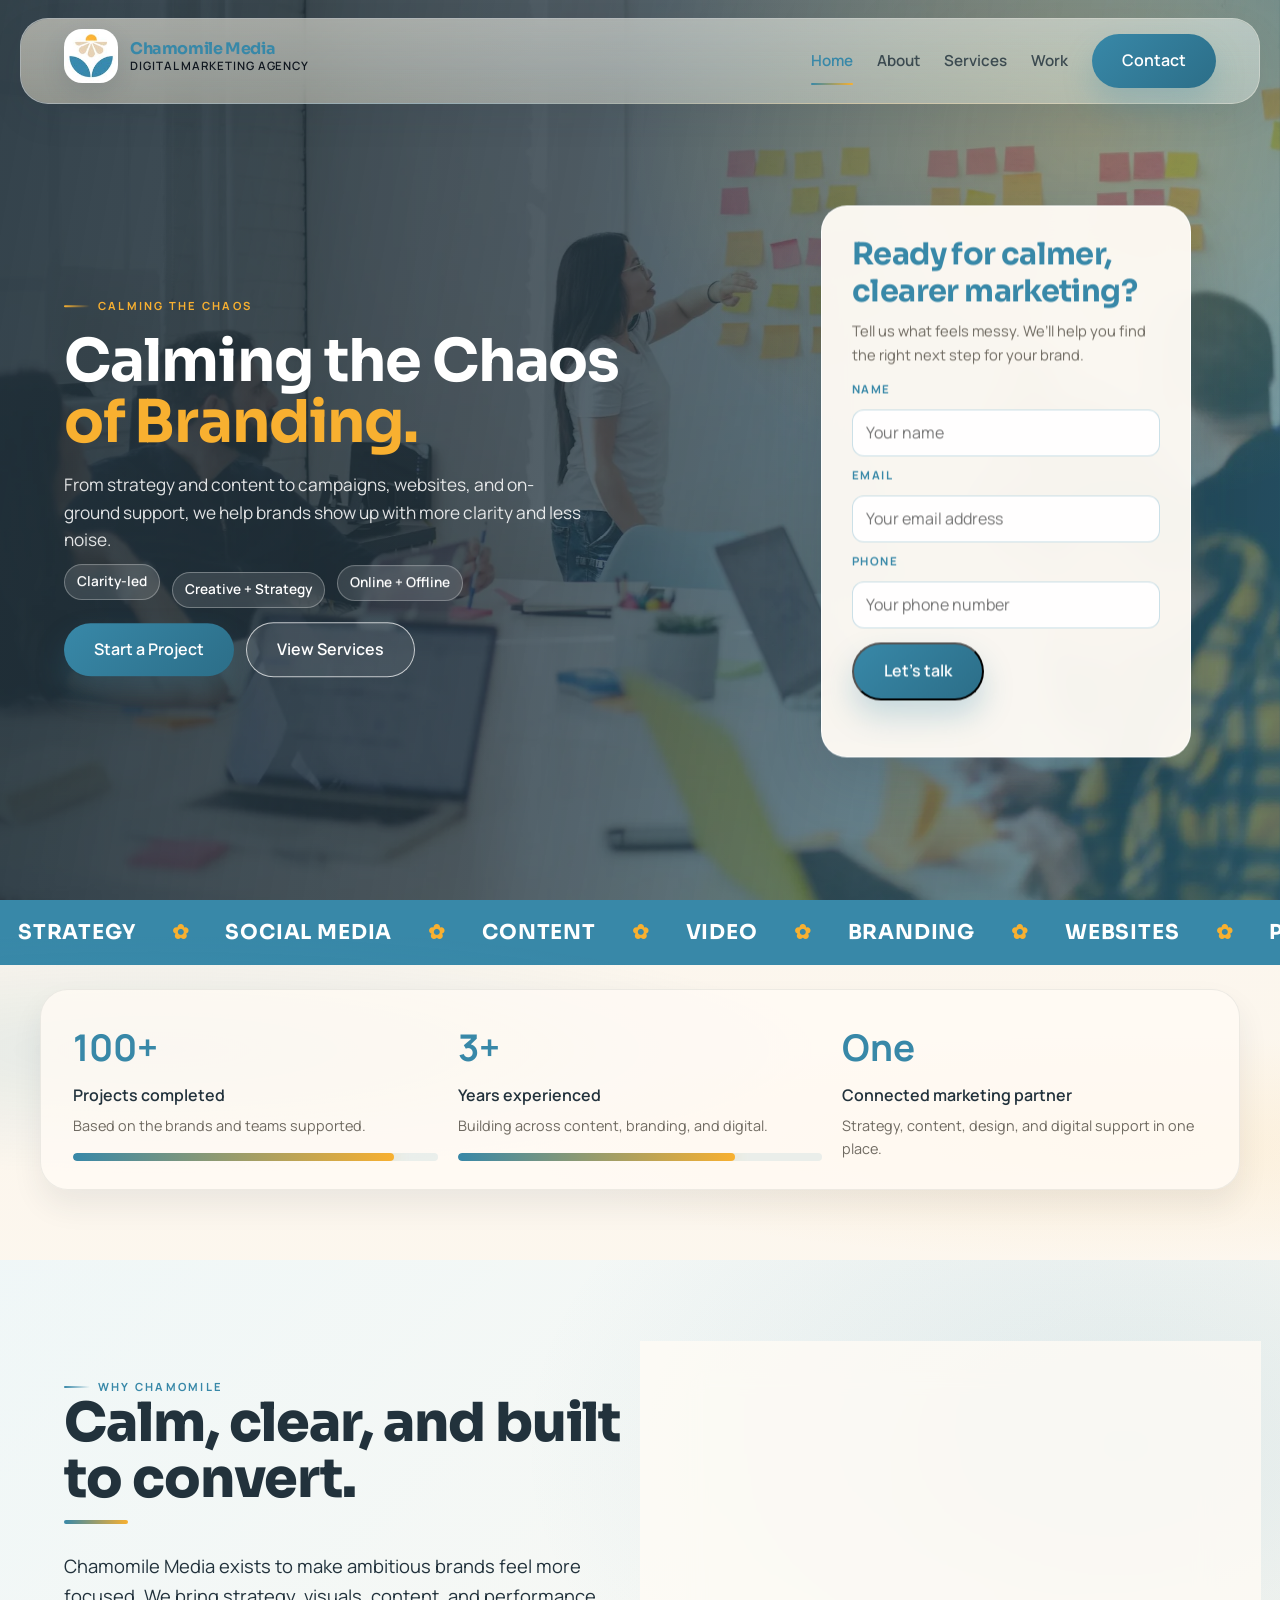
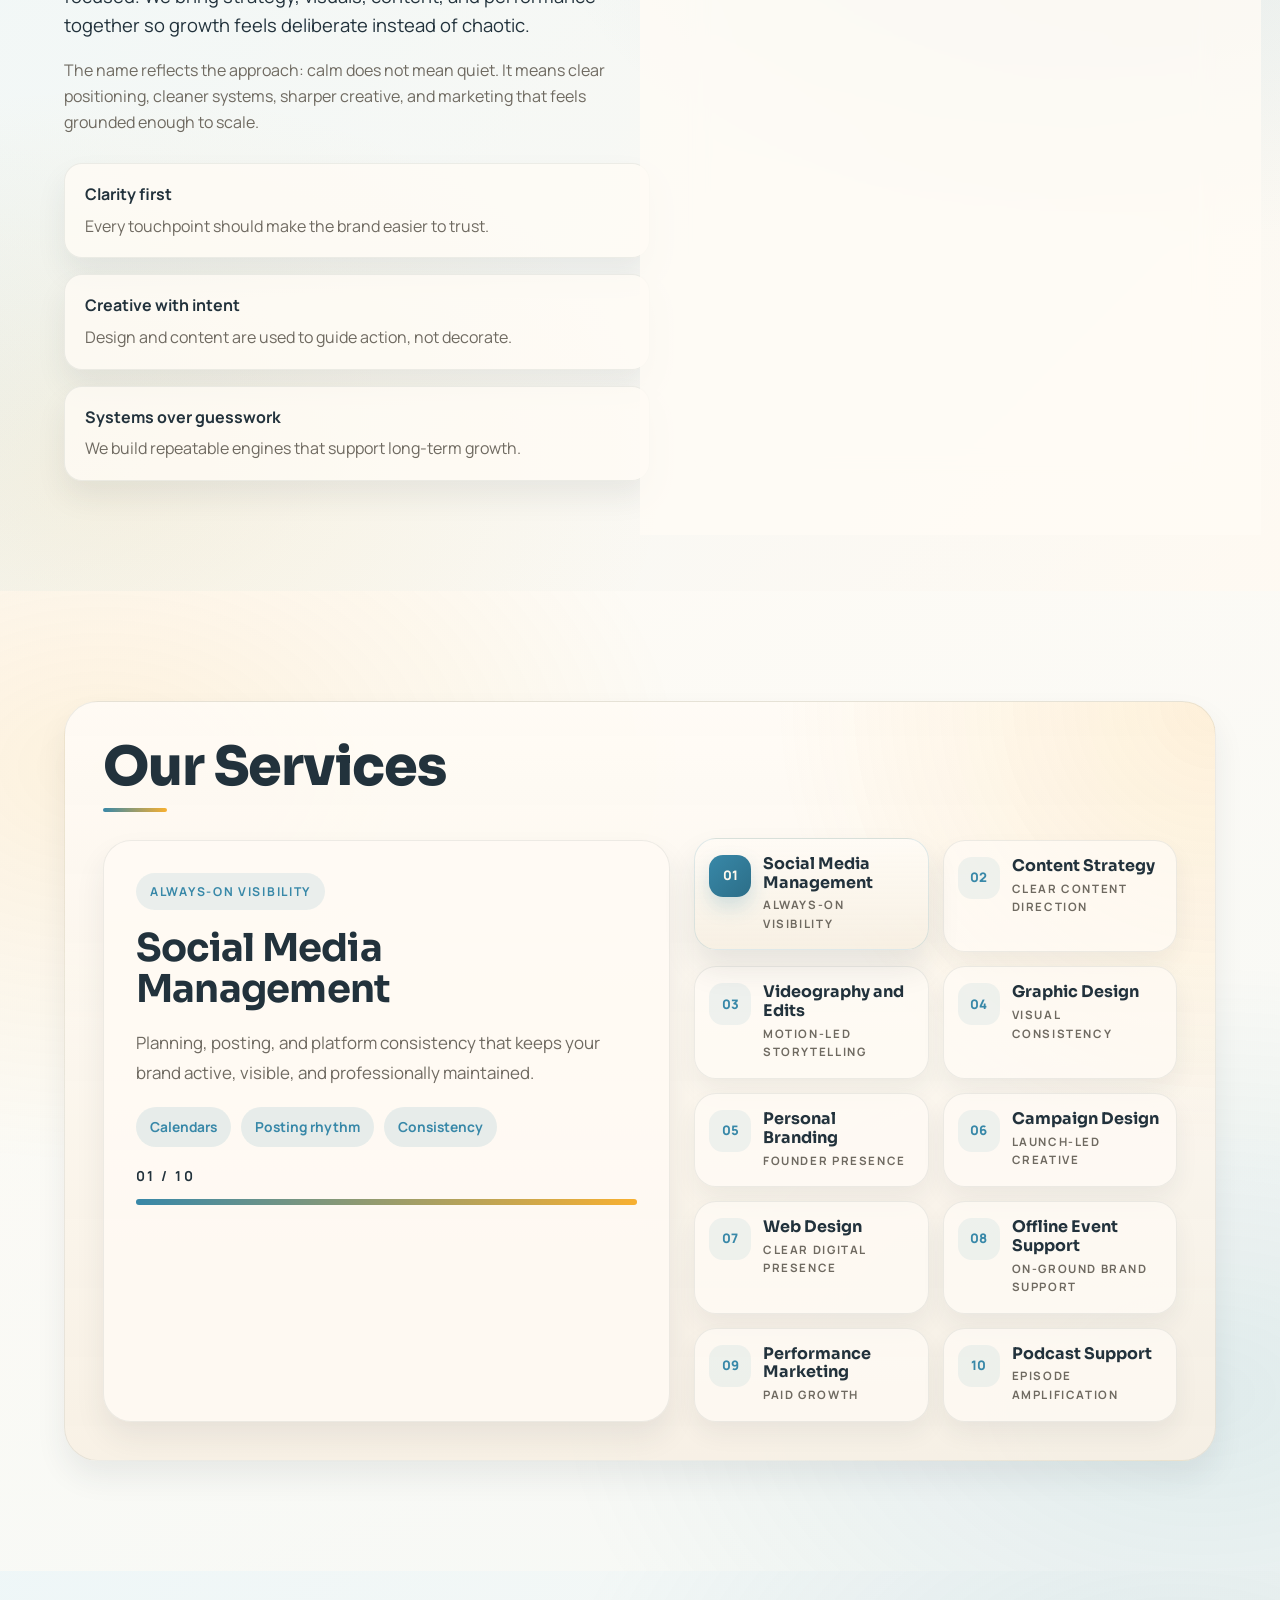
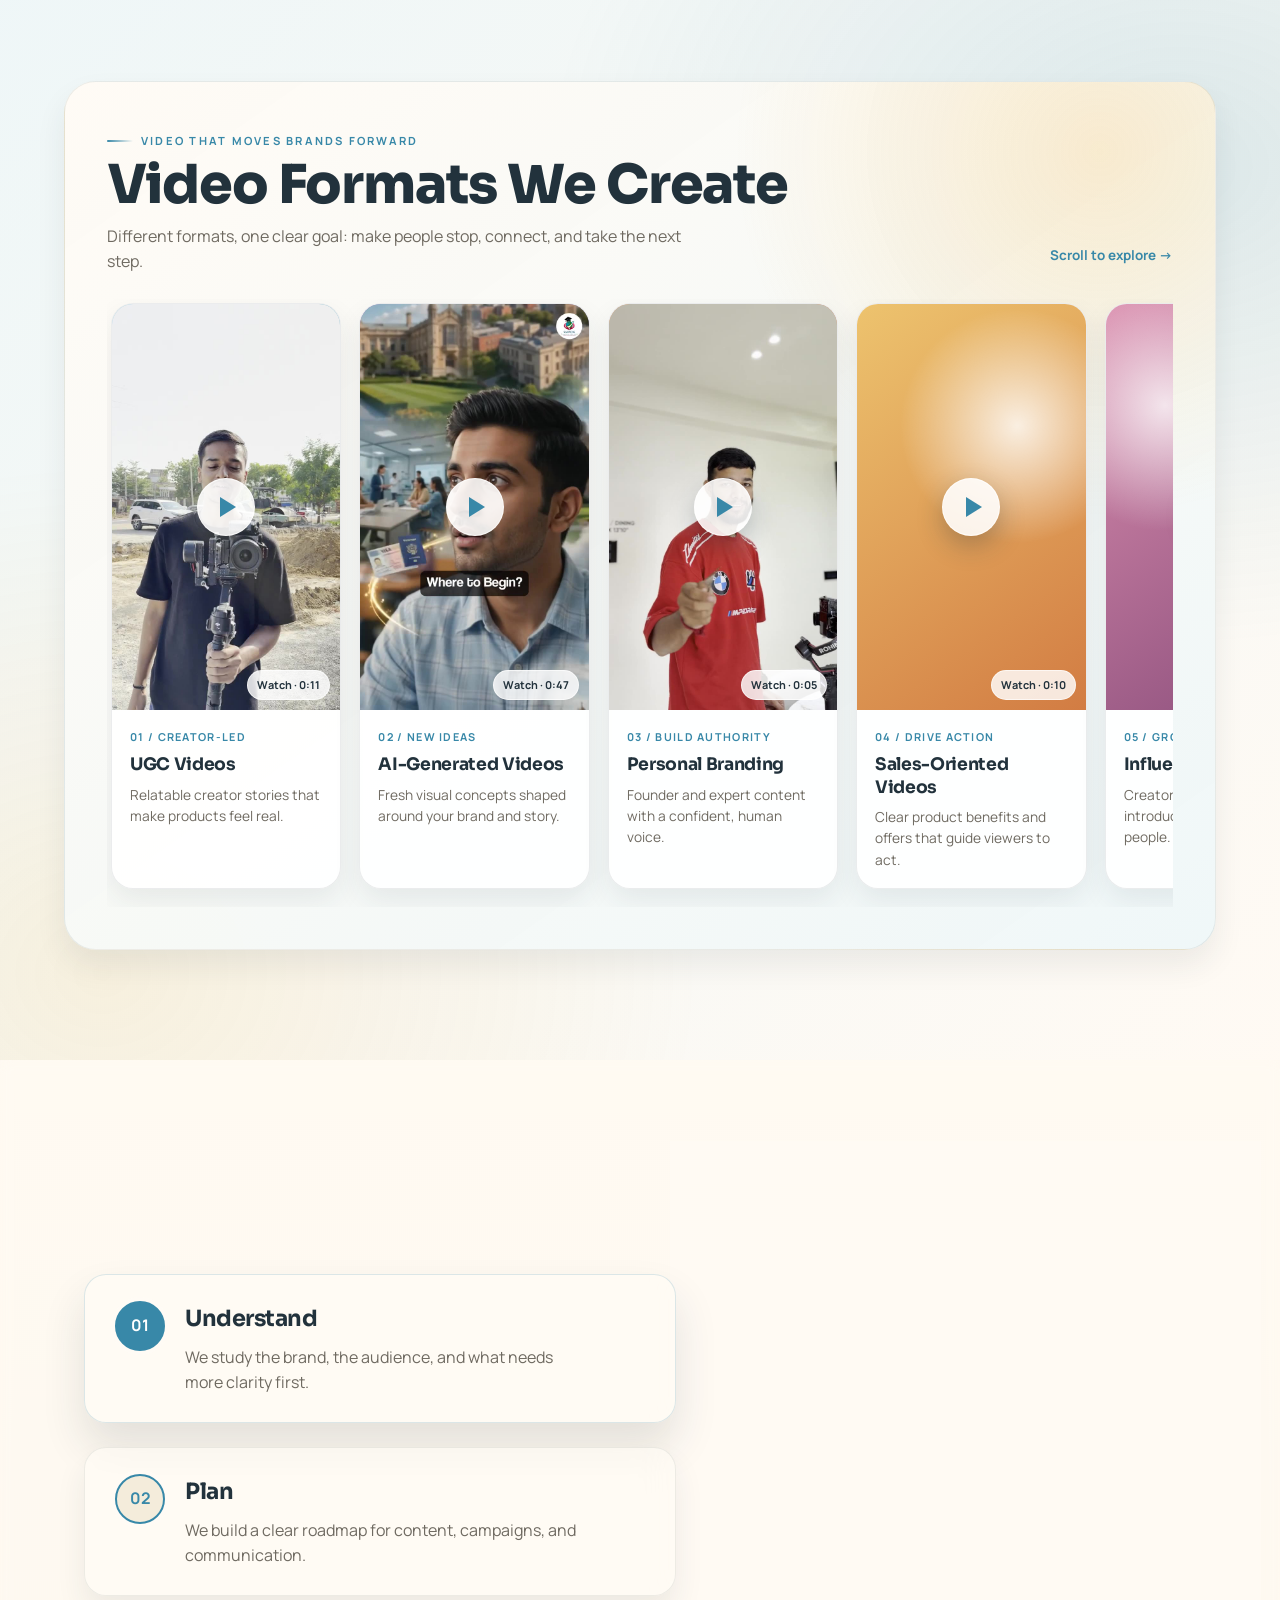
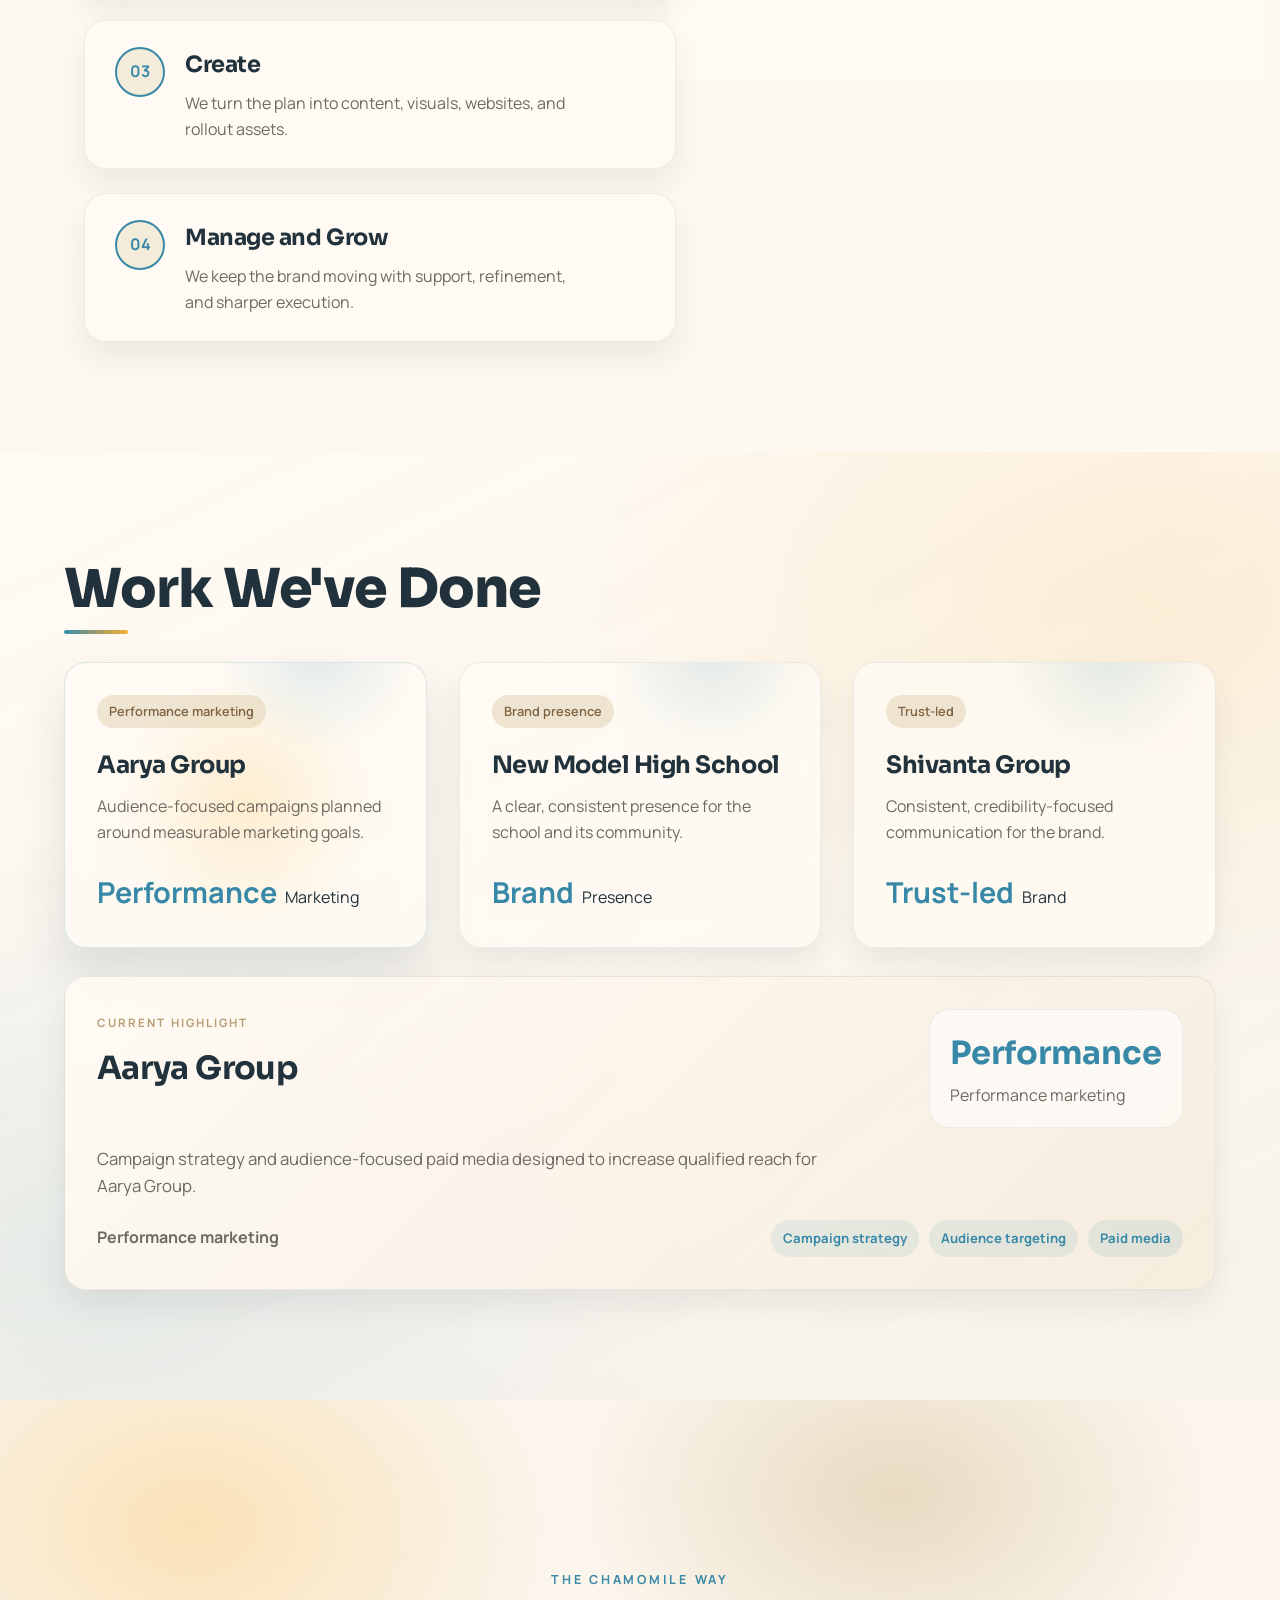
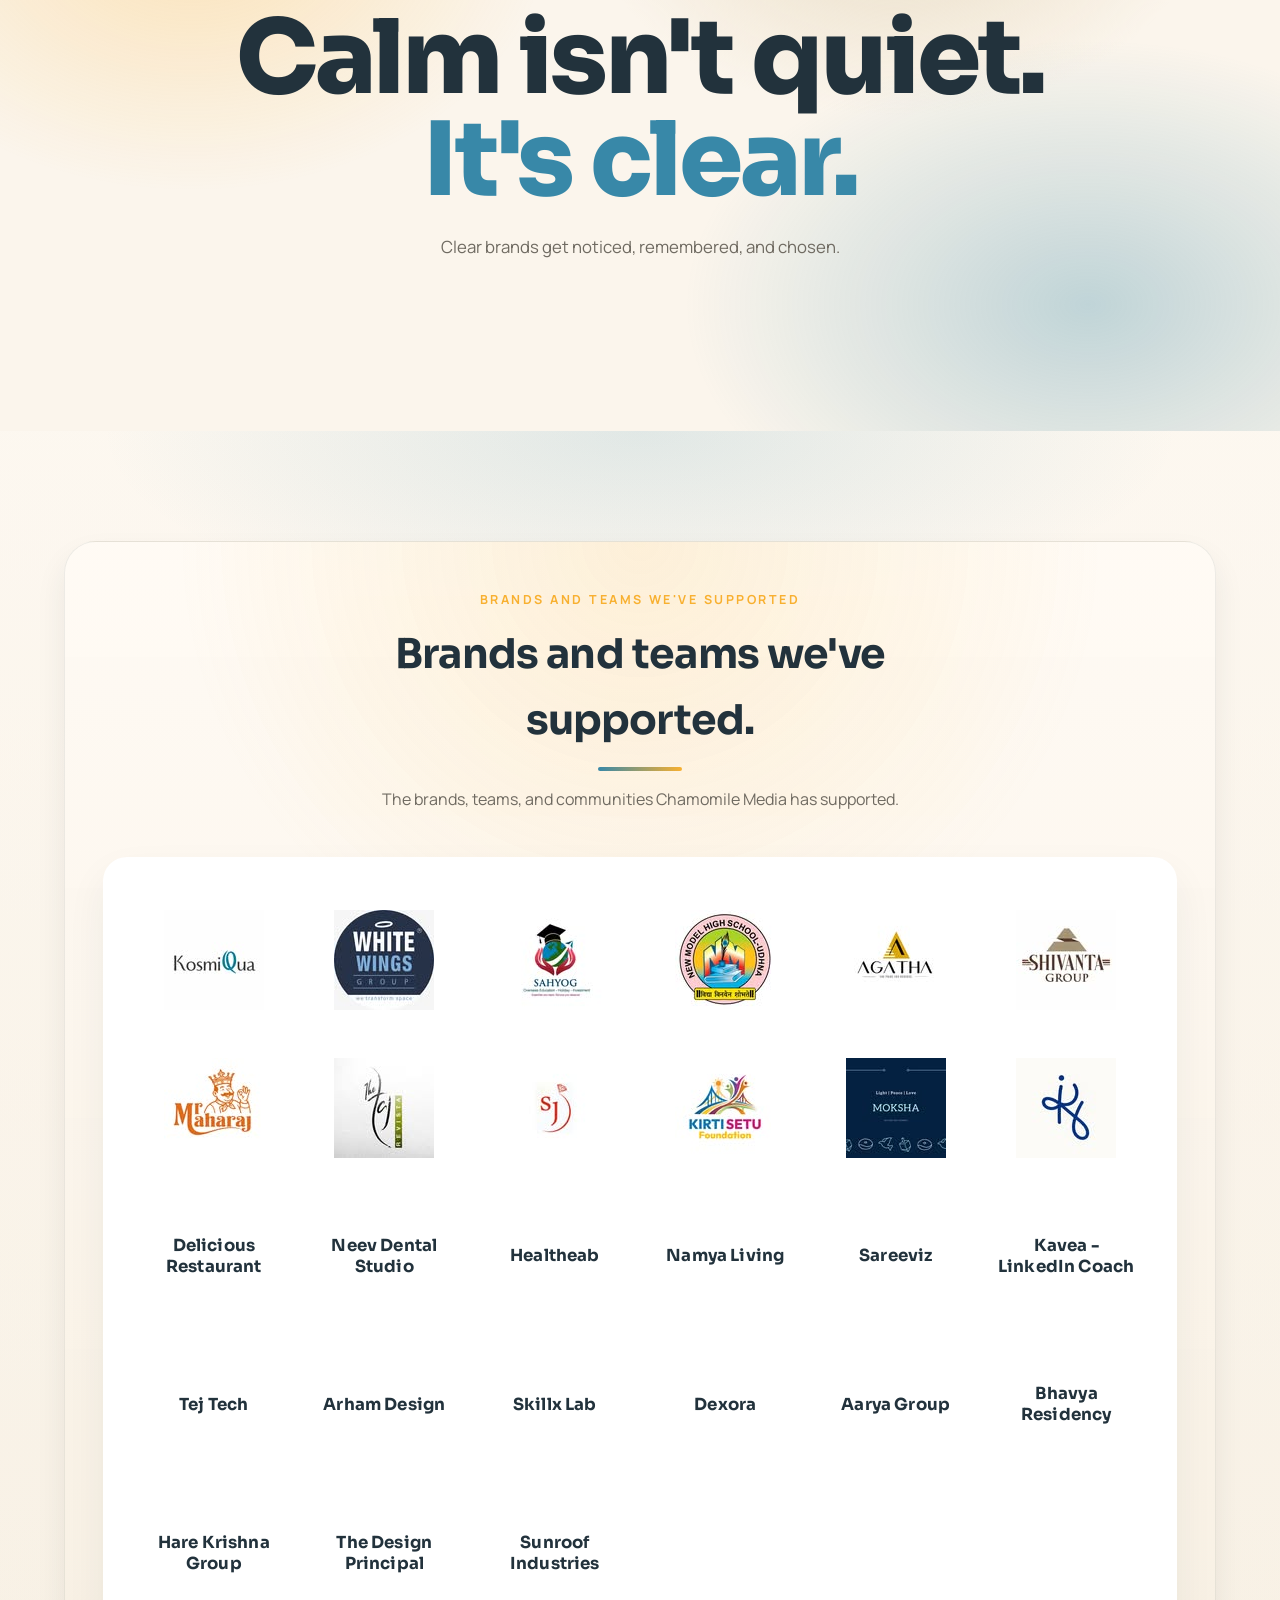
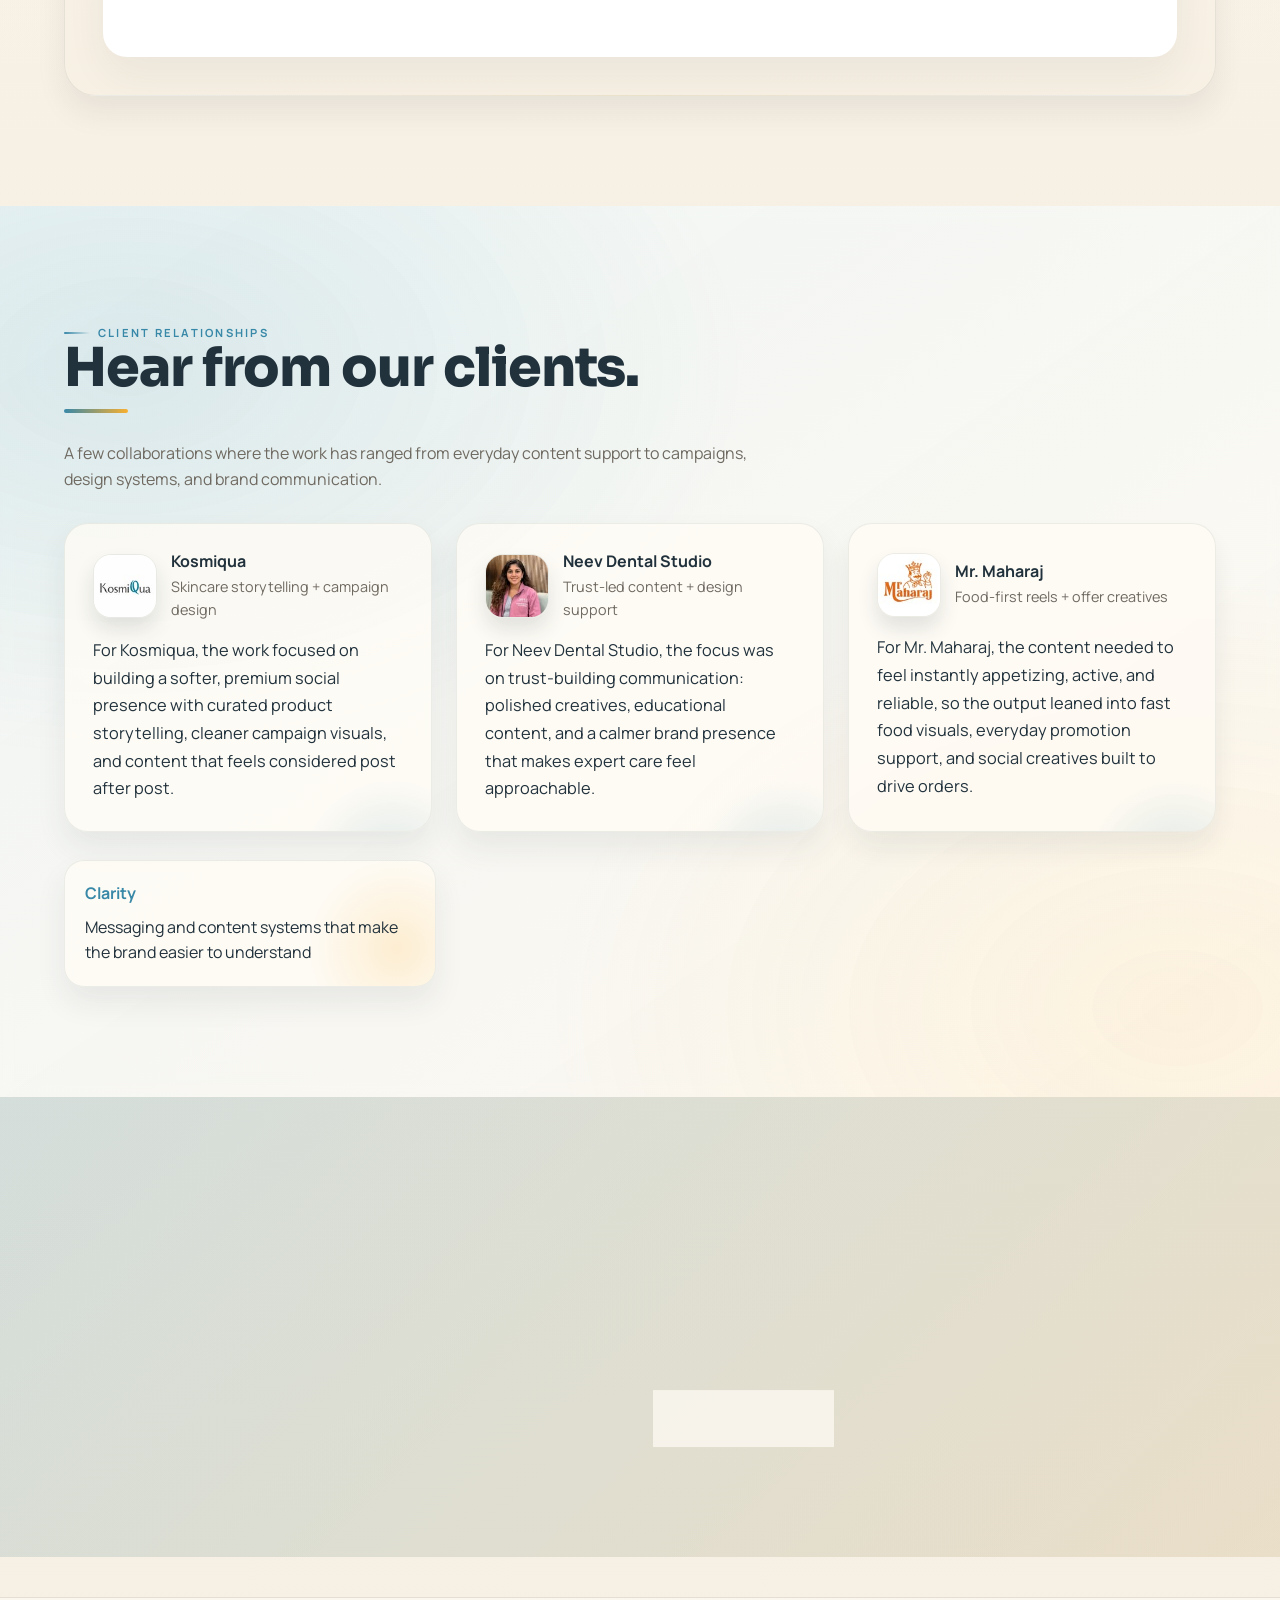
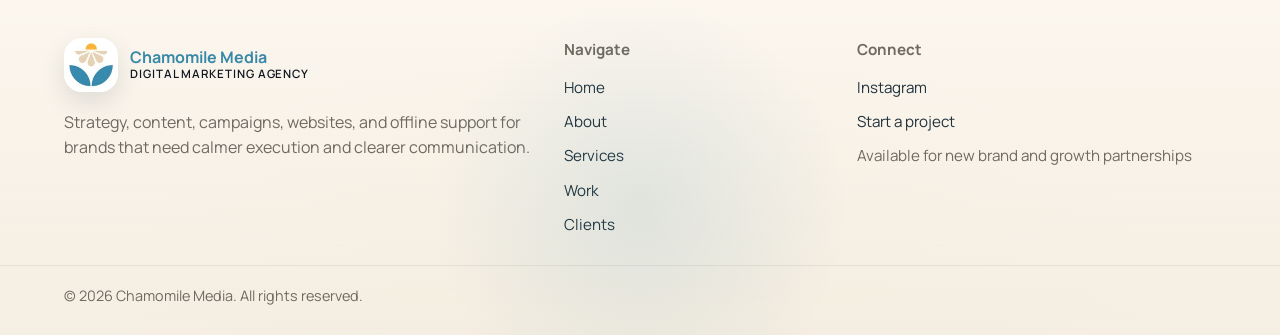
<file: index.html>
<!doctype html>
<html lang="en">
  <head>
    <meta charset="UTF-8" />
    <meta name="viewport" content="width=device-width, initial-scale=1.0" />
    <title>Chamomile Media | Digital Marketing Agency</title>
    <link rel="icon" type="image/png" sizes="64x64" href="assets/images/chamomile-favicon.png" />
    <link rel="apple-touch-icon" href="assets/images/chamomile-favicon.png" />
    <meta name="description" content="Chamomile Media is a digital marketing agency for strategy, social media, content, video, branding, websites and performance marketing, online and offline." />
    <meta name="theme-color" content="#3888a8" />
    <meta property="og:type" content="website" />
    <meta property="og:site_name" content="Chamomile Media" />
    <meta property="og:title" content="Chamomile Media | Digital Marketing Agency" />
    <meta property="og:description" content="Chamomile Media is a digital marketing agency for strategy, social media, content, video, branding, websites and performance marketing, online and offline." />
    <meta name="twitter:card" content="summary_large_image" />
    <!-- SEO go-live: replace https://YOUR-DOMAIN, paste the Search Console code, then uncomment.
    <link rel="canonical" href="https://YOUR-DOMAIN/" />
    <meta property="og:url" content="https://YOUR-DOMAIN/" />
    <meta property="og:image" content="https://YOUR-DOMAIN/assets/images/og-image.jpg" />
    <meta name="google-site-verification" content="PASTE-SEARCH-CONSOLE-CODE" />
    -->
    <script src="js/analytics.js" defer></script>
    <!-- SEO go-live: replace https://YOUR-DOMAIN below, then uncomment this structured data.
    <script type="application/ld+json">
    {
      "@context": "https://schema.org",
      "@type": "Organization",
      "name": "Chamomile Media",
      "url": "https://YOUR-DOMAIN/",
      "logo": "https://YOUR-DOMAIN/assets/images/chamomile-logo.jpg",
      "description": "Chamomile Media is a digital marketing agency for strategy, social media, content, video, branding, websites and performance marketing, online and offline.",
      "slogan": "Calming the Chaos of Branding",
      "sameAs": [
        "https://www.instagram.com/chamomile.media/"
      ],
      "founder": {
        "@type": "Person",
        "name": "Kritikaa Rajpurohit"
      },
      "knowsAbout": [
        "Social Media Management",
        "Content Strategy",
        "Videography and Edits",
        "Graphic Design",
        "Personal Branding",
        "Campaign Design",
        "Web Design",
        "Offline Event Support",
        "Performance Marketing",
        "Podcast Support"
      ]
    }
    </script>
    -->
    <script>
      document.documentElement.classList.add("reveal-pending");
    </script>

    <link rel="preconnect" href="https://fonts.googleapis.com" />
    <link rel="preconnect" href="https://fonts.gstatic.com" crossorigin />
    <link
      href="https://fonts.googleapis.com/css2?family=Manrope:wght@400;500;600;700&family=Sora:wght@500;600;700&display=swap"
      rel="stylesheet"
    />

    <link rel="stylesheet" href="css/base.css" />
    <link rel="stylesheet" href="css/layout.css?v=14" />
    <link rel="stylesheet" href="css/component.css?v=15" />
    <link rel="preload" as="image" href="assets/images/hero-bg.webp" media="(min-width: 769px)" />
    <link rel="preload" as="image" href="assets/images/hero-bg-mobile.webp" media="(max-width: 768px)" />
    <link rel="stylesheet" href="css/animations.css" />

  </head>

  <body class="homepage">
    <a class="skip-link" href="#main-content">Skip to main content</a>
    <header class="site-header">
      <div class="container header-inner">
        <div class="logo">
          <a href="index.html" class="brand-lockup" aria-label="Chamomile Media home">
            <img
              src="assets/images/chamomile-logo.jpg"
              alt="Chamomile Media logo"
              class="brand-mark"
            />
            <span class="brand-copy">
              <strong>Chamomile Media</strong>
              <small>Digital Marketing Agency</small>
            </span>
          </a>
        </div>
        <nav class="primary-nav" id="primary-navigation" aria-label="Primary navigation">
          <a href="#home">Home</a>
          <a href="#about">About</a>
          <a href="#services">Services</a>
          <a href="#work">Work</a>
          <a href="contact.html" class="btn btn-primary">Contact</a>
        </nav>
        <button type="button" class="menu-toggle" aria-label="Open navigation menu" aria-controls="primary-navigation" aria-expanded="false">&#9776;</button>
      </div>
    </header>

    <main id="main-content" tabindex="-1">
      <section class="hero" id="home">
        <div class="container hero-grid">
          <div class="hero-text reveal">
            <span class="eyebrow">Calming the Chaos</span>
            <h1>Calming the Chaos<br /><span>of Branding.</span></h1>
            <p>
              From strategy and content to campaigns, websites, and on-ground
              support, we help brands show up with more clarity and less noise.
            </p>
            <div class="hero-proof">
              <span>Clarity-led</span>
              <span>Creative + Strategy</span>
              <span>Online + Offline</span>
            </div>
            <div class="hero-actions">
              <a href="contact.html" class="btn btn-primary">Start a Project</a>
              <a href="#services" class="btn btn-ghost">View Services</a>
            </div>
          </div>
          <div class="hero-visual">
            <form
              class="hero-inquiry-card"
              id="hero-inquiry-form"
              name="hero-inquiry"
              method="POST"
              action="thank-you.html"
              netlify
              data-netlify="true"
              netlify-honeypot="bot-field"
              data-form-id="hero-inquiry-form"
              data-apps-script-url=""
            >
              <input type="hidden" name="formId" value="hero-inquiry-form" />
              <input type="hidden" name="form-name" value="hero-inquiry" />
              <input type="hidden" name="subject" value="New Chamomile Media inquiry" />
              <input type="hidden" name="message" value="I would like help calming the chaos in my marketing." />
              <p hidden>
                <label>
                  Don’t fill this out if you’re human:
                  <input name="bot-field" />
                </label>
              </p>
              <h2>Ready for calmer, clearer marketing?</h2>
              <p>Tell us what feels messy. We’ll help you find the right next step for your brand.</p>
              <label for="hero-inquiry-name">Name</label>
              <input
                id="hero-inquiry-name"
                name="name"
                type="text"
                autocomplete="name"
                placeholder="Your name"
                required
              />
              <label for="hero-inquiry-email">Email</label>
              <input
                id="hero-inquiry-email"
                name="email"
                type="email"
                autocomplete="email"
                placeholder="Your email address"
                required
              />
              <label for="hero-inquiry-phone">Phone</label>
              <input
                id="hero-inquiry-phone"
                name="phone"
                type="tel"
                inputmode="tel"
                autocomplete="tel"
                placeholder="Your phone number"
                required
              />
              <button class="btn btn-primary" type="submit">Let’s talk</button>
              <p class="hero-inquiry-status" id="hero-inquiry-status" aria-live="polite"></p>
            </form>
          </div>
        </div>
      </section>

      <div class="brand-ticker" aria-label="Chamomile Media services">
        <div class="brand-ticker__track"><span>Strategy</span><span class="brand-ticker__dot" aria-hidden="true">✿</span><span>Social Media</span><span class="brand-ticker__dot" aria-hidden="true">✿</span><span>Content</span><span class="brand-ticker__dot" aria-hidden="true">✿</span><span>Video</span><span class="brand-ticker__dot" aria-hidden="true">✿</span><span>Branding</span><span class="brand-ticker__dot" aria-hidden="true">✿</span><span>Websites</span><span class="brand-ticker__dot" aria-hidden="true">✿</span><span>Performance Marketing</span><span class="brand-ticker__dot" aria-hidden="true">✿</span><span>Events</span><span class="brand-ticker__dot" aria-hidden="true">✿</span><span aria-hidden="true" class="brand-ticker__copy"><span>Strategy</span><span class="brand-ticker__dot" aria-hidden="true">✿</span><span>Social Media</span><span class="brand-ticker__dot" aria-hidden="true">✿</span><span>Content</span><span class="brand-ticker__dot" aria-hidden="true">✿</span><span>Video</span><span class="brand-ticker__dot" aria-hidden="true">✿</span><span>Branding</span><span class="brand-ticker__dot" aria-hidden="true">✿</span><span>Websites</span><span class="brand-ticker__dot" aria-hidden="true">✿</span><span>Performance Marketing</span><span class="brand-ticker__dot" aria-hidden="true">✿</span><span>Events</span><span class="brand-ticker__dot" aria-hidden="true">✿</span></span></div>
      </div>

      <section class="stats">
        <div class="container stats-grid">
          <div class="stat-card interactive-card" data-progress="88">
            <strong class="stat-number" data-count="100" data-suffix="+">0</strong>
            <span>Projects completed</span>
            <p>Based on the brands and teams supported.</p>
            <div class="stat-progress">
              <span style="--progress: 88%"></span>
            </div>
          </div>
          <div class="stat-card interactive-card" data-progress="76">
            <strong class="stat-number" data-count="3" data-suffix="+">0</strong>
            <span>Years experienced</span>
            <p>Building across content, branding, and digital.</p>
            <div class="stat-progress">
              <span style="--progress: 76%"></span>
            </div>
          </div>
          <div class="stat-card interactive-card">
            <strong>One</strong>
            <span>Connected marketing partner</span>
            <p>Strategy, content, design, and digital support in one place.</p>
          </div>
        </div>
      </section>

      <section class="section about-section" id="about">
        <div class="container about-layout">
          <div class="about-copy reveal">
            <span class="eyebrow">Why Chamomile</span>
            <h2 class="section-title">Calm, clear, and built to convert.</h2>
            <p class="about-lead">
              Chamomile Media exists to make ambitious brands feel more focused.
              We bring strategy, visuals, content, and performance together so
              growth feels deliberate instead of chaotic.
            </p>
            <p>
              The name reflects the approach: calm does not mean quiet. It means
              clear positioning, cleaner systems, sharper creative, and marketing
              that feels grounded enough to scale.
            </p>
            <div class="about-principles">
              <div class="about-principle">
                <strong>Clarity first</strong>
                <span>Every touchpoint should make the brand easier to trust.</span>
              </div>
              <div class="about-principle">
                <strong>Creative with intent</strong>
                <span>Design and content are used to guide action, not decorate.</span>
              </div>
              <div class="about-principle">
                <strong>Systems over guesswork</strong>
                <span>We build repeatable engines that support long-term growth.</span>
              </div>
            </div>
          </div>
          <div class="about-panel reveal">
            <div class="about-panel__card">
              <span class="about-panel__eyebrow">Chamomile Method</span>
              <h3>Care. Create. Connect.</h3>
              <p>
                We slow the brand down enough to understand it, build the right
                assets around it, and connect those assets to business outcomes.
              </p>
              <div class="founder-badge">
                <span class="founder-badge__label">Founder</span>
                <strong>Kritikaa Rajpurohit</strong>
              </div>
            </div>
            <div class="about-panel__grid">
              <div>
                <strong>Brand Direction</strong>
                <span>Positioning, messaging, and design language</span>
              </div>
              <div>
                <strong>Growth Execution</strong>
                <span>Content, paid media, websites, and optimization</span>
              </div>
              <div>
                <strong>Client Fit</strong>
                <span>DTC brands, personal brands, SaaS, and launch-stage teams</span>
              </div>
            </div>
          </div>
        </div>
      </section>

      <section class="section" id="services">
        <div class="container">
          <div class="services-showcase reveal" data-services-showcase>
            <div class="services-showcase__header">
              <h2 class="section-title">Our Services</h2>
            </div>
            <div class="services-showcase__body">
              <article class="service-stage interactive-card" data-service-stage>
                <span class="service-stage__eyebrow" data-service-kicker>Always-on visibility</span>
                <h3 class="service-stage__title" data-service-title>Social Media Management</h3>
                <p class="service-stage__copy" data-service-copy>
                  Planning, posting, and platform consistency that keeps your brand active,
                  visible, and professionally maintained.
                </p>
                <div class="service-stage__chips" data-service-chips>
                  <span>Calendars</span>
                  <span>Posting rhythm</span>
                  <span>Consistency</span>
                </div>
                <div class="service-stage__footer">
                  <span class="service-stage__count" data-service-count>01 / 10</span>
                  <div class="service-stage__progress">
                    <span data-service-progress></span>
                  </div>
                </div>
              </article>
              <div class="services-menu" data-service-menu>
                <button
                  type="button"
                  class="service-nav-item is-active"
                  data-service-item
                  aria-pressed="true"
                  data-service-kicker="Always-on visibility"
                  data-service-title="Social Media Management"
                  data-service-copy="Planning, posting, and platform consistency that keeps your brand active, visible, and professionally maintained."
                  data-service-tags="Calendars|Posting rhythm|Consistency"
                >
                  <span class="service-nav-item__number">01</span>
                  <span class="service-nav-item__copy">
                    <strong>Social Media Management</strong>
                    <small>Always-on visibility</small>
                  </span>
                </button>
                <button
                  type="button"
                  class="service-nav-item"
                  data-service-item
                  data-service-kicker="Clear content direction"
                  data-service-title="Content Strategy"
                  data-service-copy="Clear content pillars, messaging, and planning systems that make monthly content creation easier and more intentional."
                  data-service-tags="Pillars|Planning|Messaging"
                >
                  <span class="service-nav-item__number">02</span>
                  <span class="service-nav-item__copy">
                    <strong>Content Strategy</strong>
                    <small>Clear content direction</small>
                  </span>
                </button>
                <button
                  type="button"
                  class="service-nav-item"
                  data-service-item
                  data-service-kicker="Motion-led storytelling"
                  data-service-title="Videography and Edits"
                  data-service-copy="Short-form shoots, reels, and edits built to catch attention quickly and feel native to modern content platforms."
                  data-service-tags="Reels|Shoots|Edits"
                >
                  <span class="service-nav-item__number">03</span>
                  <span class="service-nav-item__copy">
                    <strong>Videography and Edits</strong>
                    <small>Motion-led storytelling</small>
                  </span>
                </button>
                <button
                  type="button"
                  class="service-nav-item"
                  data-service-item
                  data-service-kicker="Visual consistency"
                  data-service-title="Graphic Design"
                  data-service-copy="Campaign creatives, post layouts, collaterals, and visual systems that keep the brand looking aligned across touchpoints."
                  data-service-tags="Creatives|Layouts|Collaterals"
                >
                  <span class="service-nav-item__number">04</span>
                  <span class="service-nav-item__copy">
                    <strong>Graphic Design</strong>
                    <small>Visual consistency</small>
                  </span>
                </button>
                <button
                  type="button"
                  class="service-nav-item"
                  data-service-item
                  data-service-kicker="Founder presence"
                  data-service-title="Personal Branding"
                  data-service-copy="Positioning and content support for founders, experts, and personal brands that need a stronger, clearer public voice."
                  data-service-tags="Positioning|Authority|Storytelling"
                >
                  <span class="service-nav-item__number">05</span>
                  <span class="service-nav-item__copy">
                    <strong>Personal Branding</strong>
                    <small>Founder presence</small>
                  </span>
                </button>
                <button
                  type="button"
                  class="service-nav-item"
                  data-service-item
                  data-service-kicker="Launch-led creative"
                  data-service-title="Campaign Design"
                  data-service-copy="Campaign concepts and rollout assets designed to hold attention across launches, seasonal pushes, and brand promotions."
                  data-service-tags="Launches|Promotions|Creative direction"
                >
                  <span class="service-nav-item__number">06</span>
                  <span class="service-nav-item__copy">
                    <strong>Campaign Design</strong>
                    <small>Launch-led creative</small>
                  </span>
                </button>
                <button
                  type="button"
                  class="service-nav-item"
                  data-service-item
                  data-service-kicker="Clear digital presence"
                  data-service-title="Web Design"
                  data-service-copy="Websites and landing pages that feel polished, easy to navigate, and ready to convert interest into action."
                  data-service-tags="Websites|Landing pages|UX flow"
                >
                  <span class="service-nav-item__number">07</span>
                  <span class="service-nav-item__copy">
                    <strong>Web Design</strong>
                    <small>Clear digital presence</small>
                  </span>
                </button>
                <button
                  type="button"
                  class="service-nav-item"
                  data-service-item
                  data-service-kicker="On-ground brand support"
                  data-service-title="Offline Event Support"
                  data-service-copy="Event collaterals, coordination support, and on-ground coverage that keep the offline experience aligned with the brand."
                  data-service-tags="Events|Coverage|Coordination"
                >
                  <span class="service-nav-item__number">08</span>
                  <span class="service-nav-item__copy">
                    <strong>Offline Event Support</strong>
                    <small>On-ground brand support</small>
                  </span>
                </button>
                <button
                  type="button"
                  class="service-nav-item"
                  data-service-item
                  data-service-kicker="Paid growth"
                  data-service-title="Performance Marketing"
                  data-service-copy="Paid campaigns with tighter targeting, sharper creative, and ongoing optimization around the real business goal."
                  data-service-tags="Ads|Optimization|Reporting"
                >
                  <span class="service-nav-item__number">09</span>
                  <span class="service-nav-item__copy">
                    <strong>Performance Marketing</strong>
                    <small>Paid growth</small>
                  </span>
                </button>
                <button
                  type="button"
                  class="service-nav-item"
                  data-service-item
                  data-service-kicker="Content around the conversation"
                  data-service-title="Podcast Support"
                  data-service-copy="Podcast branding, episode clips, design assets, and launch support that help each episode travel further."
                  data-service-tags="Show branding|Clips|Promotion"
                >
                  <span class="service-nav-item__number">10</span>
                  <span class="service-nav-item__copy">
                    <strong>Podcast Support</strong>
                    <small>Episode amplification</small>
                  </span>
                </button>
              </div>
            </div>
          </div>
        </div>
      </section>

      <section class="section video-showcase-section" id="best-videos">
        <div class="container">
          <div class="video-showcase reveal">
            <div class="video-showcase__heading">
              <div>
                <span class="eyebrow">Video that moves brands forward</span>
                <h2 class="section-title">Video Formats We Create</h2>
                <p>
                  Different formats, one clear goal: make people stop, connect,
                  and take the next step.
                </p>
              </div>
              <span class="video-showcase__scroll-hint" aria-hidden="true">Scroll to explore &rarr;</span>
            </div>
            <div
              class="video-showcase__track"
              role="region"
              aria-label="Video categories. Scroll horizontally to explore."
              tabindex="0"
            >
              <article class="video-format-card">
                <button type="button" class="video-format-card__media video-format-card__media--ugc" data-video="assets/videos/ugc.mp4" aria-label="Play UGC Videos sample video">
                  <img src="assets/videos/ugc.jpg" alt="" width="720" height="1280" loading="lazy" decoding="async" />
                  <span class="video-format-card__play" aria-hidden="true"></span>
                  <span class="video-format-card__badge">Watch &middot; 0:11</span>
                </button>
                <div class="video-format-card__copy">
                  <span>01 / Creator-led</span>
                  <h3>UGC Videos</h3>
                  <p>Relatable creator stories that make products feel real.</p>
                </div>
              </article>
              <article class="video-format-card">
                <button type="button" class="video-format-card__media video-format-card__media--ai" data-video="assets/videos/ai.mp4" aria-label="Play AI-Generated Videos sample video">
                  <img src="assets/videos/ai.jpg" alt="" width="720" height="1280" loading="lazy" decoding="async" />
                  <span class="video-format-card__play" aria-hidden="true"></span>
                  <span class="video-format-card__badge">Watch &middot; 0:47</span>
                </button>
                <div class="video-format-card__copy">
                  <span>02 / New ideas</span>
                  <h3>AI-Generated Videos</h3>
                  <p>Fresh visual concepts shaped around your brand and story.</p>
                </div>
              </article>
              <article class="video-format-card">
                <button type="button" class="video-format-card__media video-format-card__media--personal" data-video="assets/videos/personal.mp4" aria-label="Play Personal Branding sample video">
                  <img src="assets/videos/personal.jpg" alt="" width="720" height="1280" loading="lazy" decoding="async" />
                  <span class="video-format-card__play" aria-hidden="true"></span>
                  <span class="video-format-card__badge">Watch &middot; 0:05</span>
                </button>
                <div class="video-format-card__copy">
                  <span>03 / Build authority</span>
                  <h3>Personal Branding</h3>
                  <p>Founder and expert content with a confident, human voice.</p>
                </div>
              </article>
              <article class="video-format-card">
                <button type="button" class="video-format-card__media video-format-card__media--sales" data-video="assets/videos/sales.mp4" aria-label="Play Sales-Oriented Videos sample video">
                  <img src="assets/videos/sales.jpg" alt="" width="720" height="1280" loading="lazy" decoding="async" />
                  <span class="video-format-card__play" aria-hidden="true"></span>
                  <span class="video-format-card__badge">Watch &middot; 0:10</span>
                </button>
                <div class="video-format-card__copy">
                  <span>04 / Drive action</span>
                  <h3>Sales-Oriented Videos</h3>
                  <p>Clear product benefits and offers that guide viewers to act.</p>
                </div>
              </article>
              <article class="video-format-card">
                <button type="button" class="video-format-card__media video-format-card__media--influencer" data-video="assets/videos/influencer.mp4" aria-label="Play Influencer Marketing sample video">
                  <img src="assets/videos/influencer.jpg" alt="" width="720" height="1280" loading="lazy" decoding="async" />
                  <span class="video-format-card__play" aria-hidden="true"></span>
                  <span class="video-format-card__badge">Watch &middot; 0:23</span>
                </button>
                <div class="video-format-card__copy">
                  <span>05 / Grow reach</span>
                  <h3>Influencer Marketing</h3>
                  <p>Creator collaborations that introduce your brand to new people.</p>
                </div>
              </article>
              <article class="video-format-card">
                <button type="button" class="video-format-card__media video-format-card__media--podcast" data-video="assets/videos/podcast.mp4" aria-label="Play Podcast Videos sample video">
                  <img src="assets/videos/podcast.jpg" alt="" width="720" height="1280" loading="lazy" decoding="async" />
                  <span class="video-format-card__play" aria-hidden="true"></span>
                  <span class="video-format-card__badge">Watch &middot; 0:08</span>
                </button>
                <div class="video-format-card__copy">
                  <span>06 / Share a conversation</span>
                  <h3>Podcast Videos</h3>
                  <p>Memorable clips that turn longer conversations into short stories.</p>
                </div>
              </article>
            </div>
          </div>
        </div>
        <dialog class="video-modal" data-video-modal aria-label="Video player">
          <form method="dialog">
            <button type="submit" class="video-modal__close" aria-label="Close video">&times;</button>
          </form>
          <video class="video-modal__player" controls playsinline preload="none"></video>
        </dialog>
      </section>

      <section class="section soft" id="process">
        <div class="container">
          <div class="process-layout">
            <div class="process-content">
              <h2 class="section-title reveal">Our Process</h2>

              <div class="process-timeline">
                <div
                  class="process-step reveal-step"
                  data-detail="We begin by understanding your brand, audience, offer, and the parts of the current marketing flow that feel messy or unclear. That gives us a practical starting point."
                  data-panel-label="Brand + Market Clarity"
                  data-panel-stat="Goals, audience, offer, and content audit"
                  data-panel-note="We align on the real gaps before we start producing anything."
                  role="button"
                  aria-pressed="true"
                  tabindex="0"
                >
                  <div class="step-marker">01</div>
                  <div class="step-text">
                    <h3>Understand</h3>
                    <p>We study the brand, the audience, and what needs more clarity first.</p>
                  </div>
                </div>

                <div
                  class="process-step reveal-step"
                  data-detail="Once the direction is clear, we map the content pillars, campaign ideas, channel priorities, and deliverables that make sense for your next phase of growth."
                  data-panel-label="Strategy + Roadmap"
                  data-panel-stat="Content plan, channel priorities, and campaign direction"
                  data-panel-note="The roadmap stays grounded in what your brand can actually execute well."
                  role="button"
                  aria-pressed="false"
                  tabindex="0"
                >
                  <div class="step-marker">02</div>
                  <div class="step-text">
                    <h3>Plan</h3>
                    <p>We build a clear roadmap for content, campaigns, and communication.</p>
                  </div>
                </div>

                <div
                  class="process-step reveal-step"
                  data-detail="This is where we design, write, shoot, edit, build, and prepare the assets your brand needs across digital and offline touchpoints."
                  data-panel-label="Creative + Production"
                  data-panel-stat="Design, reels, edits, web, and campaign assets"
                  data-panel-note="Everything is made to feel consistent, usable, and ready to deploy."
                  role="button"
                  aria-pressed="false"
                  tabindex="0"
                >
                  <div class="step-marker">03</div>
                  <div class="step-text">
                    <h3>Create</h3>
                    <p>We turn the plan into content, visuals, websites, and rollout assets.</p>
                  </div>
                </div>

                <div
                  class="process-step reveal-step"
                  data-detail="After launch, we manage the roll-out, support the ongoing workflow, and keep refining based on performance, feedback, and the brand's next priorities."
                  data-panel-label="Execution + Momentum"
                  data-panel-stat="Publishing, support, optimizations, and iteration"
                  data-panel-note="The goal is calmer systems and stronger output over time."
                  role="button"
                  aria-pressed="false"
                  tabindex="0"
                >
                  <div class="step-marker">04</div>
                  <div class="step-text">
                    <h3>Manage and Grow</h3>
                    <p>We keep the brand moving with support, refinement, and sharper execution.</p>
                  </div>
                </div>
              </div>
            </div>

            <div class="process-visual reveal">
              <div class="process-panel">
                <span class="process-panel__eyebrow">Current Stage</span>
                <h3 class="process-panel__title">Understand</h3>
                <p class="process-panel__body">
                  We begin by understanding your brand, audience, offer, and the
                  parts of the current marketing flow that feel messy or unclear.
                  That gives us a practical starting point.
                </p>
                <div class="process-panel__meta">
                  <div class="process-panel__pill">Brand + Market Clarity</div>
                  <div class="process-panel__stat">Goals, audience, offer, and content audit</div>
                </div>
                <p class="process-panel__note">
                  We align on the real gaps before we start producing anything.
                </p>
              </div>
            </div>
          </div>
        </div>
      </section>

      <section class="section" id="work">
        <div class="container">
          <h2 class="section-title reveal">Work We&apos;ve Done</h2>
          <div class="work-grid">
            <div
              class="work-card reveal interactive-card is-active"
              data-client="Aarya Group"
              data-category="Performance marketing"
              data-summary="Campaign strategy and audience-focused paid media designed to increase qualified reach for Aarya Group."
              data-metric="Performance"
              data-metric-label="Performance marketing"
              data-services="Campaign strategy, Audience targeting, Paid media"
              role="button"
              aria-pressed="true"
              tabindex="0"
            >
              <span class="work-tag">Performance marketing</span>
              <h3>Aarya Group</h3>
              <p>Audience-focused campaigns planned around measurable marketing goals.</p>
              <div class="work-metric">
                <strong>Performance</strong>
                <span>Marketing</span>
              </div>
            </div>
            <div
              class="work-card reveal interactive-card"
              data-client="New Model High School"
              data-category="Brand presence"
              data-summary="A consistent digital identity and school-focused content that helps families recognize and connect with New Model High School."
              data-metric="Brand"
              data-metric-label="Brand presence"
              data-services="Brand identity, Content, Social media"
              role="button"
              aria-pressed="false"
              tabindex="0"
            >
              <span class="work-tag">Brand presence</span>
              <h3>New Model High School</h3>
              <p>A clear, consistent presence for the school and its community.</p>
              <div class="work-metric">
                <strong>Brand</strong>
                <span>Presence</span>
              </div>
            </div>
            <div
              class="work-card reveal interactive-card"
              data-client="Shivanta Group"
              data-category="Trust-led"
              data-summary="Clear, credibility-focused brand communication designed to strengthen trust with Shivanta Group's audience."
              data-metric="Trust"
              data-metric-label="Trust-led brand communication"
              data-services="Brand communication, Content, Social media"
              role="button"
              aria-pressed="false"
              tabindex="0"
            >
              <span class="work-tag">Trust-led</span>
              <h3>Shivanta Group</h3>
              <p>Consistent, credibility-focused communication for the brand.</p>
              <div class="work-metric">
                <strong>Trust-led</strong>
                <span>Brand</span>
              </div>
            </div>
          </div>
          <div class="work-spotlight reveal">
            <div class="work-spotlight__top">
              <div>
                <span class="work-spotlight__eyebrow">Current Highlight</span>
                <h3 class="work-spotlight__title">Aarya Group</h3>
              </div>
              <div class="work-spotlight__metric">
                <strong>Performance</strong>
                <span>Performance marketing</span>
              </div>
            </div>
            <p class="work-spotlight__summary">
              Campaign strategy and audience-focused paid media designed to
              increase qualified reach for Aarya Group.
            </p>
            <div class="work-spotlight__details">
              <span class="work-spotlight__category">Performance marketing</span>
              <div class="work-spotlight__tags">
                <span>Campaign strategy</span>
                <span>Audience targeting</span>
                <span>Paid media</span>
              </div>
            </div>
          </div>
        </div>
      </section>

      <section class="statement" aria-label="Our approach">
        <div class="container">
          <p class="statement__eyebrow">The Chamomile way</p>
          <p class="statement__text">Calm isn&apos;t quiet.<br /><span>It&apos;s clear.</span></p>
          <p class="statement__sub">Clear brands get noticed, remembered, and chosen.</p>
        </div>
      </section>

      <section class="section client-marquee-section">
        <div class="container">
          <div class="client-showcase reveal">
            <span class="client-showcase__eyebrow">Brands and Teams We&apos;ve Supported</span>
            <h2 class="client-showcase__title" id="client-showcase-title">Brands and teams we&apos;ve supported.</h2>
            <p class="client-showcase__copy">
              The brands, teams, and communities Chamomile Media has supported.
            </p>
            <ul class="client-logo-grid" role="list" aria-labelledby="client-showcase-title">
              <li class="client-logo-grid__item"><img src="assets/images/clients/kosmiqua.jpg" alt="Kosmiqua logo" width="100" height="100" loading="lazy" decoding="async" /></li>
              <li class="client-logo-grid__item"><img src="assets/images/clients/whitewingsgroup.jpg" alt="White Wings logo" width="100" height="100" loading="lazy" decoding="async" /></li>
              <li class="client-logo-grid__item"><img src="assets/images/clients/sahyogoverseas.jpg" alt="Sahyog Overseas logo" width="100" height="100" loading="lazy" decoding="async" /></li>
              <li class="client-logo-grid__item"><img src="assets/images/clients/new-model-high-school-udhna.jpg" alt="New Model High School logo" width="100" height="100" loading="lazy" decoding="async" /></li>
              <li class="client-logo-grid__item"><img src="assets/images/clients/agatha-group.jpg" alt="Agatha Group logo" width="100" height="100" loading="lazy" decoding="async" /></li>
              <li class="client-logo-grid__item"><img src="assets/images/clients/shivantagroupsurat.jpg" alt="Shivanta Group logo" width="100" height="100" loading="lazy" decoding="async" /></li>
              <li class="client-logo-grid__item"><img src="assets/images/clients/mr-maharaj-surat.jpg" alt="Mr. Maharaj logo" width="100" height="100" loading="lazy" decoding="async" /></li>
              <li class="client-logo-grid__item"><img src="assets/images/clients/taj-revista.jpg" alt="Taj Revista logo" width="100" height="100" loading="lazy" decoding="async" /></li>
              <li class="client-logo-grid__item"><img src="assets/images/clients/siddhi-jewelery.jpg" alt="Siddhi Jewelery logo" width="100" height="100" loading="lazy" decoding="async" /></li>
              <li class="client-logo-grid__item"><img src="assets/images/clients/kirtisetufoundation.jpg" alt="Kirti Setu Foundation logo" width="100" height="100" loading="lazy" decoding="async" /></li>
              <li class="client-logo-grid__item"><img src="assets/images/clients/mokshafoundation23.jpg" alt="Moksha Foundation logo" width="100" height="100" loading="lazy" decoding="async" /></li>
              <li class="client-logo-grid__item"><img src="assets/images/clients/krigoru.jpg" alt="Krigoru logo" width="100" height="100" loading="lazy" decoding="async" /></li>
              <li class="client-logo-grid__item"><span class="client-logo-grid__wordmark">Delicious Restaurant</span></li>
              <li class="client-logo-grid__item"><span class="client-logo-grid__wordmark">Neev Dental Studio</span></li>
              <li class="client-logo-grid__item"><span class="client-logo-grid__wordmark">Healtheab</span></li>
              <li class="client-logo-grid__item"><span class="client-logo-grid__wordmark">Namya Living</span></li>
              <li class="client-logo-grid__item"><span class="client-logo-grid__wordmark">Sareeviz</span></li>
              <li class="client-logo-grid__item"><span class="client-logo-grid__wordmark">Kavea - LinkedIn Coach</span></li>
              <li class="client-logo-grid__item"><span class="client-logo-grid__wordmark">Tej Tech</span></li>
              <li class="client-logo-grid__item"><span class="client-logo-grid__wordmark">Arham Design</span></li>
              <li class="client-logo-grid__item"><span class="client-logo-grid__wordmark">Skillx Lab</span></li>
              <li class="client-logo-grid__item"><span class="client-logo-grid__wordmark">Dexora</span></li>
              <li class="client-logo-grid__item"><span class="client-logo-grid__wordmark">Aarya Group</span></li>
              <li class="client-logo-grid__item"><span class="client-logo-grid__wordmark">Bhavya Residency</span></li>
              <li class="client-logo-grid__item"><span class="client-logo-grid__wordmark">Hare Krishna Group</span></li>
              <li class="client-logo-grid__item"><span class="client-logo-grid__wordmark">The Design Principal</span></li>
              <li class="client-logo-grid__item"><span class="client-logo-grid__wordmark">Sunroof Industries</span></li>
            </ul>
          </div>
        </div>
      </section>

      <section class="section soft proof-section" id="proof">
        <div class="container">
          <div class="proof-heading reveal">
            <span class="eyebrow">Client Relationships</span>
            <h2 class="section-title">Hear from our clients.</h2>
            <p>
              A few collaborations where the work has ranged from everyday
              content support to campaigns, design systems, and brand communication.
            </p>
          </div>
          <div class="testimonial-grid">
            <article class="testimonial-card reveal">
              <div class="testimonial-card__brand">
                <img
                  src="assets/images/clients/kosmiqua.jpg"
                  alt="Kosmiqua display picture"
                  class="testimonial-card__avatar"
                  loading="lazy"
                  decoding="async"
                  width="100"
                  height="100"
                />
                <div class="testimonial-card__brand-meta">
                  <strong>Kosmiqua</strong>
                  <span>Skincare storytelling + campaign design</span>
                </div>
              </div>
              <p>
                For Kosmiqua, the work focused on building a softer, premium
                social presence with curated product storytelling, cleaner
                campaign visuals, and content that feels considered post after post.
              </p>
            </article>
            <article class="testimonial-card reveal">
              <div class="testimonial-card__brand">
                <img
                  src="assets/images/clients/neevdentalstudio.jpg"
                  alt="Neev Dental display picture"
                  class="testimonial-card__avatar"
                  loading="lazy"
                  decoding="async"
                  width="100"
                  height="100"
                />
                <div class="testimonial-card__brand-meta">
                  <strong>Neev Dental Studio</strong>
                  <span>Trust-led content + design support</span>
                </div>
              </div>
              <p>
                For Neev Dental Studio, the focus was on trust-building
                communication: polished creatives, educational content, and a
                calmer brand presence that makes expert care feel approachable.
              </p>
            </article>
            <article class="testimonial-card reveal">
              <div class="testimonial-card__brand">
                <img
                  src="assets/images/clients/mr-maharaj-surat.jpg"
                  alt="Mr. Maharaj display picture"
                  class="testimonial-card__avatar"
                  loading="lazy"
                  decoding="async"
                  width="100"
                  height="100"
                />
                <div class="testimonial-card__brand-meta">
                  <strong>Mr. Maharaj</strong>
                  <span>Food-first reels + offer creatives</span>
                </div>
              </div>
              <p>
                For Mr. Maharaj, the content needed to feel instantly appetizing,
                active, and reliable, so the output leaned into fast food visuals,
                everyday promotion support, and social creatives built to drive orders.
              </p>
            </article>
          </div>
          <div class="proof-strip reveal">
            <div class="proof-strip__item">
              <strong>Clarity</strong>
              <span>Messaging and content systems that make the brand easier to understand</span>
            </div>
            <div class="proof-strip__item">
              <strong>Consistency</strong>
              <span>Design and execution that stays aligned across platforms and campaigns</span>
            </div>
            <div class="proof-strip__item">
              <strong>Momentum</strong>
              <span>Support that keeps the brand moving online, offline, and launch to launch</span>
            </div>
          </div>
        </div>
      </section>

      <section class="cta" id="contact-cta">
        <div class="container reveal">
          <span class="cta-kicker">Start Something Better</span>
          <h2>Ready to build a calmer, sharper digital presence?</h2>
          <p>
            Let's create a brand experience that feels premium, performs well,
            and gives people a clear reason to choose you.
          </p>
          <div class="cta-actions">
            <a href="contact.html" class="btn btn-primary">Start Your Project</a>
            <a
              href="https://www.instagram.com/chamomile.media/"
              class="btn btn-ghost"
              target="_blank"
              rel="noreferrer"
            >
              View Instagram
            </a>
          </div>
        </div>
      </section>
    </main>

    <footer class="site-footer">
      <div class="container footer-grid">
        <div class="footer-brand">
          <a href="index.html" class="brand-lockup" aria-label="Chamomile Media home">
            <img
              src="assets/images/chamomile-logo.jpg"
              alt="Chamomile Media logo"
              class="brand-mark"
            />
            <span class="brand-copy">
              <strong>Chamomile Media</strong>
              <small>Digital Marketing Agency</small>
            </span>
          </a>
          <p>
            Strategy, content, campaigns, websites, and offline support for
            brands that need calmer execution and clearer communication.
          </p>
        </div>
        <div class="footer-column">
          <span class="footer-title">Navigate</span>
          <a href="#home">Home</a>
          <a href="#about">About</a>
          <a href="#services">Services</a>
          <a href="#work">Work</a>
          <a href="#proof">Clients</a>
        </div>
        <div class="footer-column">
          <span class="footer-title">Connect</span>
          <a
            href="https://www.instagram.com/chamomile.media/"
            target="_blank"
            rel="noreferrer"
          >
            Instagram
          </a>
          <a href="contact.html">Start a project</a>
          <span>Available for new brand and growth partnerships</span>
        </div>
      </div>
      <div class="footer-bottom">
        <div class="container">
          <span>&copy; 2026 Chamomile Media. All rights reserved.</span>
        </div>
      </div>
    </footer>

    <script src="js/vendor/gsap.min.js"></script>
    <script src="js/vendor/ScrollTrigger.min.js"></script>
    <script>
      if (!window.gsap || !window.ScrollTrigger) {
        document.documentElement.classList.remove("reveal-pending");
      }
    </script>
    <script src="js/animations.js"></script>
    <script src="js/main.js?v=15"></script>
    <script src="js/inquiry-forms.js"></script>

    <div class="process-blur-overlay"></div>
  </body>
</html>
</file>
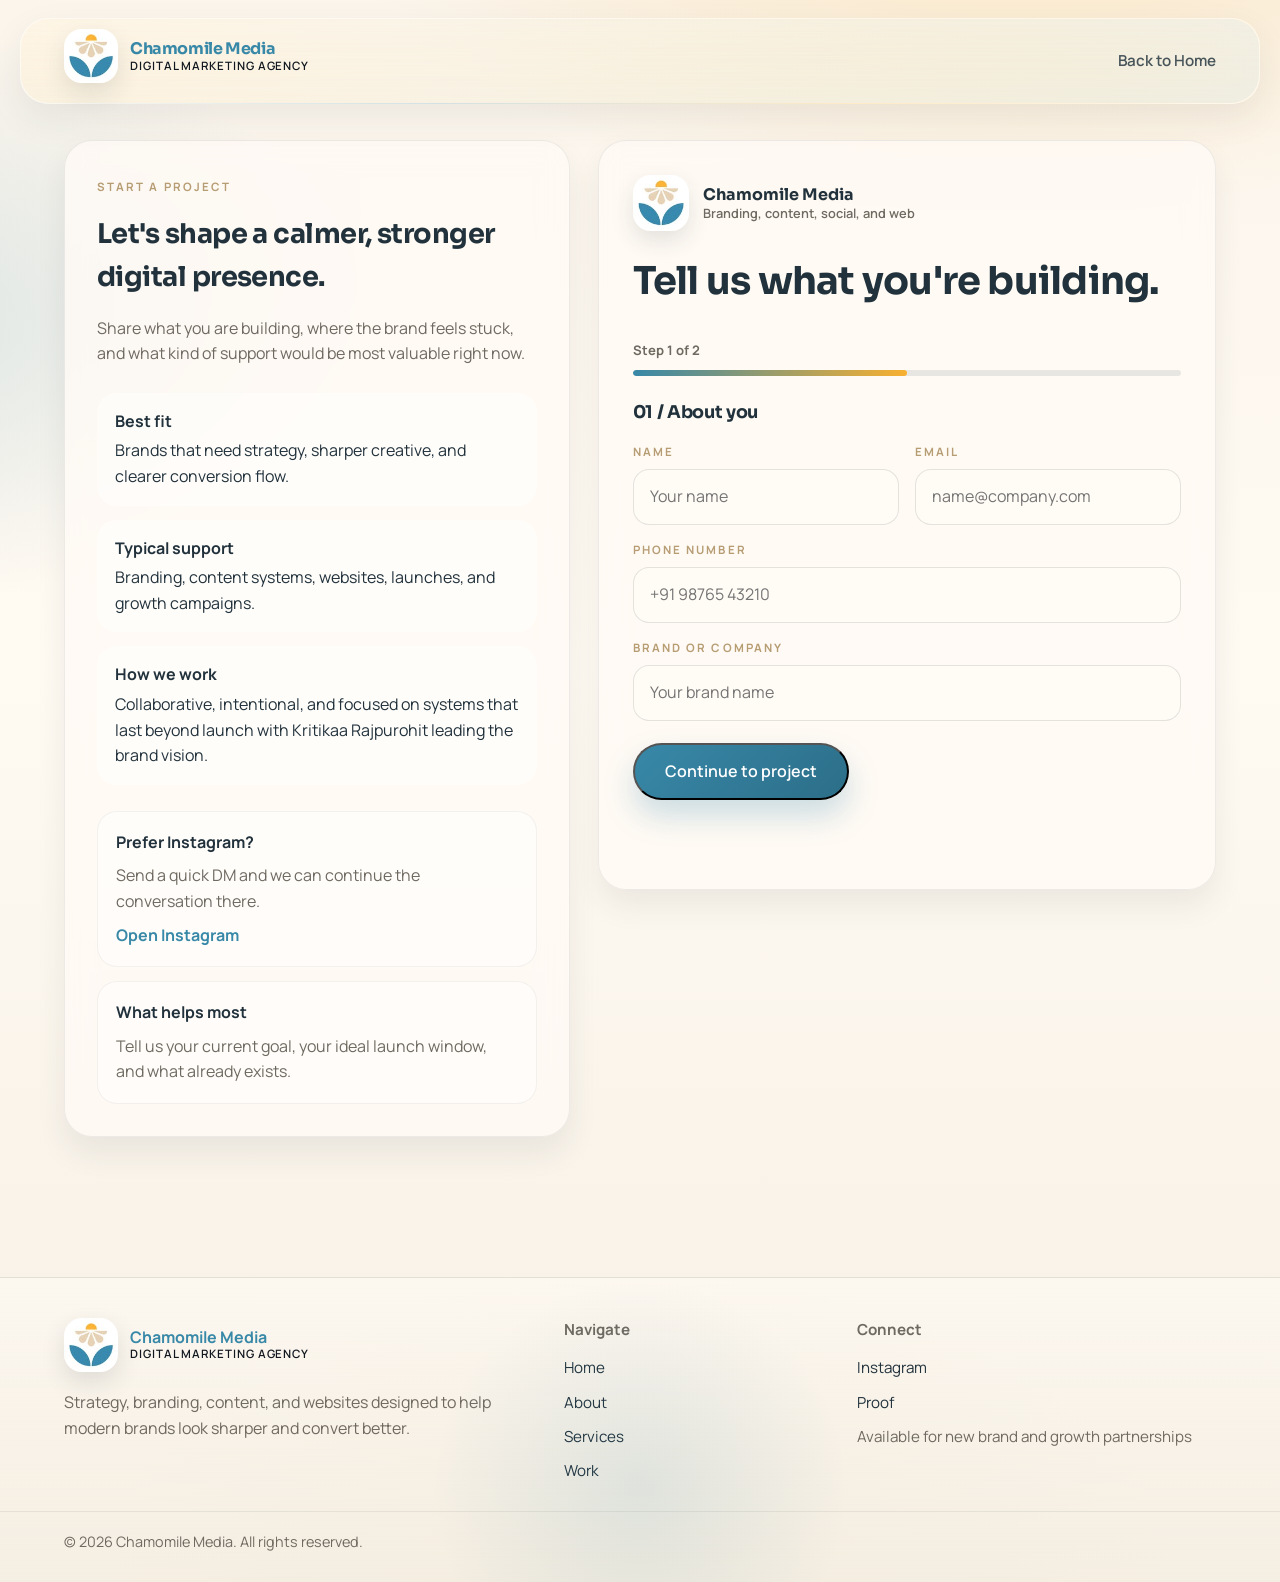
<file: contact.html>
<!DOCTYPE html>
<html lang="en">
<head>
  <meta charset="UTF-8">
  <meta name="viewport" content="width=device-width, initial-scale=1.0">
  <title>Contact - Chamomile Media</title>
  <link rel="icon" type="image/png" sizes="64x64" href="assets/images/chamomile-favicon.png">
  <link rel="apple-touch-icon" href="assets/images/chamomile-favicon.png">
  <meta name="description" content="Tell Chamomile Media what you are building. Share your goals, timeline and the services you need, and we will plan the right next step for your brand." />
  <meta name="theme-color" content="#3888a8" />
  <meta property="og:type" content="website" />
  <meta property="og:site_name" content="Chamomile Media" />
  <meta property="og:title" content="Contact - Chamomile Media" />
  <meta property="og:description" content="Tell Chamomile Media what you are building. Share your goals, timeline and the services you need, and we will plan the right next step for your brand." />
  <meta name="twitter:card" content="summary_large_image" />
  <!-- SEO go-live: replace https://YOUR-DOMAIN, paste the Search Console code, then uncomment.
  <link rel="canonical" href="https://YOUR-DOMAIN/contact.html" />
  <meta property="og:url" content="https://YOUR-DOMAIN/contact.html" />
  <meta property="og:image" content="https://YOUR-DOMAIN/assets/images/og-image.jpg" />
  <meta name="google-site-verification" content="PASTE-SEARCH-CONSOLE-CODE" />
  -->
  <script src="js/analytics.js" defer></script>
  <script>
    document.documentElement.classList.add("reveal-pending");
  </script>
  
  <link rel="preconnect" href="https://fonts.googleapis.com" />
  <link rel="preconnect" href="https://fonts.gstatic.com" crossorigin />
  <link
    href="https://fonts.googleapis.com/css2?family=Manrope:wght@400;500;600;700&family=Sora:wght@500;600;700&display=swap"
    rel="stylesheet"
  />

  <link rel="stylesheet" href="css/base.css">
  <link rel="stylesheet" href="css/layout.css">
  <link rel="stylesheet" href="css/component.css">
  <link rel="stylesheet" href="css/animations.css">

  <style>
    .contact-shell {
        padding: 140px 0 100px;
    }
    .contact-layout {
        display: grid;
        grid-template-columns: 0.9fr 1.1fr;
        gap: 28px;
        align-items: start;
    }
    .contact-panel,
    .contact-card {
        background: rgba(255, 251, 245, 0.8);
        backdrop-filter: blur(14px);
        -webkit-backdrop-filter: blur(14px);
        border: 1px solid rgba(var(--ink-rgb), 0.08);
        box-shadow: var(--shadow-soft);
        border-radius: 28px;
    }
    .contact-panel {
        padding: 32px;
        position: sticky;
        top: 110px;
    }
    .contact-card {
        padding: 34px;
    }
    .contact-card h1 {
        margin-bottom: 12px;
        font-size: clamp(2rem, 3vw, 2.8rem);
    }
    .contact-card > p,
    .contact-panel p,
    .contact-option span,
    .contact-note,
    .field-group p,
    .success-panel p {
        color: var(--text-muted);
    }
    .contact-panel__eyebrow,
    .contact-label {
        display: inline-flex;
        font-size: 0.72rem;
        text-transform: uppercase;
        letter-spacing: 0.18em;
        color: var(--petal-deep);
        font-weight: 700;
    }
    .contact-panel h2 {
        margin: 14px 0 16px;
        font-size: 1.7rem;
    }
    .contact-points {
        display: grid;
        gap: 14px;
        margin: 26px 0;
    }
    .contact-point {
        display: grid;
        gap: 4px;
        padding: 16px 18px;
        border-radius: 20px;
        background: rgba(255, 255, 255, 0.5);
    }
    .contact-point strong,
    .contact-option strong {
        color: var(--text-main);
    }
    .contact-options {
        display: grid;
        gap: 14px;
        margin-top: 24px;
    }
    .contact-option {
        padding: 18px;
        border-radius: 20px;
        background: rgba(255, 255, 255, 0.46);
        border: 1px solid rgba(var(--ink-rgb), 0.06);
        display: grid;
        gap: 8px;
    }
    .contact-option a {
        color: var(--green-main);
        font-weight: 700;
    }
    .contact-form {
        display: grid;
        gap: 22px;
        margin-top: 28px;
    }
    .field-grid {
        display: grid;
        grid-template-columns: repeat(2, minmax(0, 1fr));
        gap: 16px;
    }
    .contact-step[hidden] {
        display: none;
    }
    .contact-step__title {
        grid-column: 1 / -1;
        margin: 0;
        color: var(--text-main);
        font-size: 1.1rem;
    }
    .contact-progress {
        display: grid;
        gap: 9px;
    }
    .contact-progress__label {
        color: var(--text-muted);
        font-size: 0.82rem;
        font-weight: 700;
    }
    .contact-progress__track {
        height: 6px;
        overflow: hidden;
        border-radius: 999px;
        background: rgba(var(--ink-rgb), 0.1);
    }
    .contact-progress__track > span {
        display: block;
        width: 50%;
        height: 100%;
        border-radius: inherit;
        background: linear-gradient(90deg, var(--green-main), var(--amber-soft));
        transition: width 260ms ease;
    }
    .contact-step:not([hidden]) {
        animation: contactStepIn 260ms ease both;
    }
    .contact-step__title:focus {
        outline: none;
    }
    .field-group {
        display: grid;
        gap: 8px;
    }
    .field-group.has-error {
        animation: fieldErrorNudge 300ms ease;
    }
    .field-group.has-error input,
    .field-group.has-error select,
    .field-group.has-error textarea {
        border-color: #b94d45;
        box-shadow: 0 0 0 3px rgba(185, 77, 69, 0.1);
    }
    .service-pill-group[aria-invalid="true"] .service-pill {
        border-color: #b94d45;
    }
    .field-error {
        color: #a3483f;
        font-size: 0.82rem;
        line-height: 1.4;
    }
    .field-error[hidden] {
        display: none;
    }
    .field-group--full {
        grid-column: 1 / -1;
    }
    input, textarea, select {
        width: 100%;
        padding: 14px 16px;
        border: 1px solid rgba(var(--ink-rgb), 0.12);
        border-radius: 16px;
        background: rgba(255, 251, 245, 0.92);
        font-family: inherit;
        color: var(--text-main);
    }
    textarea {
        min-height: 130px;
        resize: vertical;
    }
    .service-pill-group {
        display: flex;
        flex-wrap: wrap;
        gap: 10px;
    }
    .service-pill {
        padding: 10px 14px;
        border-radius: 999px;
        border: 1px solid rgba(var(--brand-primary-rgb), 0.18);
        background: rgba(255, 255, 255, 0.5);
        color: var(--text-main);
        font-weight: 600;
        cursor: pointer;
        transition: transform 0.2s ease, background 0.2s ease, border-color 0.2s ease;
    }
    .service-pill:hover,
    .service-pill.is-selected {
        transform: translateY(-1px);
        background: rgba(var(--brand-primary-rgb), 0.12);
        border-color: rgba(var(--brand-primary-rgb), 0.36);
        color: var(--green-main);
    }
    .contact-submit {
        display: flex;
        align-items: center;
        justify-content: space-between;
        gap: 18px;
        flex-wrap: wrap;
    }
    .contact-submit .btn {
        min-width: 210px;
    }
    .contact-submit [data-step-prev] {
        margin-right: auto;
    }
    .contact-note {
        max-width: 360px;
        font-size: 0.92rem;
    }
    .contact-status {
        margin: 12px 0 0;
        font-size: 0.92rem;
        color: var(--text-muted);
        min-height: 1.4em;
    }
    .contact-status[data-state="error"] {
        color: #a3483f;
    }
    .contact-status[data-state="success"] {
        color: var(--green-main);
    }
    @keyframes contactStepIn {
        from { opacity: 0.55; transform: translateY(8px); }
        to { opacity: 1; transform: translateY(0); }
    }
    @keyframes fieldErrorNudge {
        0%, 100% { transform: translateX(0); }
        35% { transform: translateX(-4px); }
        70% { transform: translateX(4px); }
    }
    @media (prefers-reduced-motion: reduce) {
        .contact-step:not([hidden]) {
            animation: none;
        }
        .contact-progress__track > span {
            transition: none;
        }
        .field-group.has-error {
            animation: none;
        }
    }
    @media (max-width: 900px) {
        .contact-layout {
            grid-template-columns: 1fr;
            gap: 22px;
        }
        .contact-panel {
            position: static;
        }
    }
    @media (max-width: 768px) {
        .contact-shell {
            padding: 116px 0 72px;
        }
        .contact-card,
        .contact-panel {
            padding: 24px;
            border-radius: 24px;
        }
        .contact-card h1 {
            font-size: clamp(1.9rem, 9vw, 2.4rem);
        }
        .contact-panel h2 {
            font-size: 1.5rem;
            margin-bottom: 14px;
        }
        .field-grid {
            grid-template-columns: 1fr;
        }
        .contact-form {
            gap: 18px;
            margin-top: 24px;
        }
        .contact-points,
        .contact-options {
            gap: 12px;
        }
        .contact-point,
        .contact-option {
            padding: 16px;
            border-radius: 18px;
        }
        .service-pill-group {
            gap: 8px;
        }
        .service-pill {
            padding: 9px 12px;
            font-size: 0.92rem;
        }
        .contact-submit {
            align-items: stretch;
        }
        .contact-submit .btn {
            width: 100%;
            min-width: 0;
        }
        .contact-note {
            max-width: none;
            font-size: 0.9rem;
        }
    }
  </style>
</head>
<body>
<a class="skip-link" href="#main-content">Skip to main content</a>

<header class="site-header">
  <div class="container header-inner">
    <div class="logo">
      <a href="index.html" class="brand-lockup" aria-label="Chamomile Media home">
        <img
          src="assets/images/chamomile-logo.jpg"
          alt="Chamomile Media logo"
          class="brand-mark"
        />
        <span class="brand-copy">
          <strong>Chamomile Media</strong>
          <small>Digital Marketing Agency</small>
        </span>
      </a>
    </div>
    <nav class="primary-nav" id="primary-navigation" aria-label="Primary navigation">
      <a href="index.html">Back to Home</a>
    </nav>
    <button type="button" class="menu-toggle" aria-label="Open navigation menu" aria-controls="primary-navigation" aria-expanded="false">&#9776;</button>
  </div>
</header>

<main class="contact-shell" id="main-content" tabindex="-1">
  <div class="container contact-layout">
    <aside class="contact-panel reveal">
      <span class="contact-panel__eyebrow">Start a Project</span>
      <h2>Let's shape a calmer, stronger digital presence.</h2>
      <p>
        Share what you are building, where the brand feels stuck, and what kind
        of support would be most valuable right now.
      </p>

      <div class="contact-points">
        <div class="contact-point">
          <strong>Best fit</strong>
          <span>Brands that need strategy, sharper creative, and clearer conversion flow.</span>
        </div>
        <div class="contact-point">
          <strong>Typical support</strong>
          <span>Branding, content systems, websites, launches, and growth campaigns.</span>
        </div>
        <div class="contact-point">
          <strong>How we work</strong>
          <span>Collaborative, intentional, and focused on systems that last beyond launch with Kritikaa Rajpurohit leading the brand vision.</span>
        </div>
      </div>

      <div class="contact-options">
        <div class="contact-option">
          <strong>Prefer Instagram?</strong>
          <span>Send a quick DM and we can continue the conversation there.</span>
          <a href="https://www.instagram.com/chamomile.media/" target="_blank" rel="noreferrer">
            Open Instagram
          </a>
        </div>
        <div class="contact-option">
          <strong>What helps most</strong>
          <span>Tell us your current goal, your ideal launch window, and what already exists.</span>
        </div>
      </div>
    </aside>

    <section class="contact-card reveal" id="contact-card">
      <div class="contact-brand">
        <img
          src="assets/images/chamomile-logo.jpg"
          alt="Chamomile Media logo"
          class="contact-brand__mark"
        />
        <div class="contact-brand__copy">
          <strong>Chamomile Media</strong>
          <span>Branding, content, social, and web</span>
        </div>
      </div>
      <h1>Tell us what you're building.</h1>

      <form
        class="contact-form"
        id="contact-form"
        name="contact-inquiry"
        method="POST"
        action="thank-you.html"
        netlify
        data-netlify="true"
        netlify-honeypot="bot-field"
        data-form-id="contact-form"
        data-apps-script-url=""
        novalidate
      >
        <input type="hidden" name="formId" value="contact-form">
        <input type="hidden" name="form-name" value="contact-inquiry">
        <input type="hidden" name="subject" value="New Chamomile Media Inquiry">
        <p hidden>
          <label>
            Don't fill this out if you're human:
            <input name="bot-field">
          </label>
        </p>
        <div class="contact-progress">
          <span class="contact-progress__label">Step <span data-step-count>1</span> of 2</span>
          <div
            class="contact-progress__track"
            role="progressbar"
            aria-label="Project inquiry progress"
            aria-valuemin="1"
            aria-valuemax="2"
            aria-valuenow="1"
            data-step-progress
          >
            <span></span>
          </div>
        </div>

        <div class="field-grid contact-step" data-contact-step="0" aria-labelledby="contact-step-one-title">
          <h2 class="contact-step__title" id="contact-step-one-title" tabindex="-1">01 / About you</h2>
          <div class="field-group">
            <label class="contact-label" for="contact-name">Name</label>
            <input id="contact-name" name="name" type="text" autocomplete="name" placeholder="Your name" aria-describedby="contact-name-error" required>
            <span class="field-error" id="contact-name-error" hidden></span>
          </div>
          <div class="field-group">
            <label class="contact-label" for="contact-email">Email</label>
            <input id="contact-email" name="email" type="email" autocomplete="email" placeholder="name@company.com" aria-describedby="contact-email-error" required>
            <span class="field-error" id="contact-email-error" hidden></span>
          </div>
          <div class="field-group field-group--full">
            <label class="contact-label" for="contact-phone">Phone number</label>
            <input
              id="contact-phone"
              name="phone"
              type="tel"
              inputmode="tel"
              autocomplete="tel"
              placeholder="+91 98765 43210"
            >
          </div>
          <div class="field-group field-group--full">
            <label class="contact-label" for="contact-company">Brand or company</label>
            <input id="contact-company" name="company" type="text" autocomplete="organization" placeholder="Your brand name">
          </div>
        </div>

        <div class="field-grid contact-step" data-contact-step="1" aria-labelledby="contact-step-two-title" hidden>
          <h2 class="contact-step__title" id="contact-step-two-title" tabindex="-1">02 / Your project</h2>
          <div class="field-group field-group--full">
            <label class="contact-label" for="contact-timeline">Ideal timeline</label>
            <select id="contact-timeline" name="timeline" aria-describedby="contact-timeline-error" required>
              <option value="">Choose a timeline</option>
              <option>ASAP</option>
              <option>Within 2-4 weeks</option>
              <option>Within 1-2 months</option>
              <option>Just exploring</option>
            </select>
            <span class="field-error" id="contact-timeline-error" hidden></span>
          </div>
          <div class="field-group field-group--full">
            <span class="contact-label" id="contact-services-label">Services you need</span>
            <div class="service-pill-group" id="service-pill-group" role="group" aria-labelledby="contact-services-label" aria-describedby="contact-services-error">
              <button class="service-pill" type="button" data-service="Social Media Management">Social Media Management</button>
              <button class="service-pill" type="button" data-service="Content Strategy">Content Strategy</button>
              <button class="service-pill" type="button" data-service="Videography and Edits">Videography and Edits</button>
              <button class="service-pill" type="button" data-service="Graphic Design">Graphic Design</button>
              <button class="service-pill" type="button" data-service="Personal Branding">Personal Branding</button>
              <button class="service-pill" type="button" data-service="Campaign Design">Campaign Design</button>
              <button class="service-pill" type="button" data-service="Web Design">Web Design</button>
              <button class="service-pill" type="button" data-service="Offline Event Support">Offline Event Support</button>
              <button class="service-pill" type="button" data-service="Performance Marketing">Performance Marketing</button>
              <button class="service-pill" type="button" data-service="Podcast Support">Podcast Support</button>
            </div>
            <span class="field-error" id="contact-services-error" hidden></span>
            <input id="contact-services" name="services" type="hidden">
          </div>
          <div class="field-group">
            <label class="contact-label" for="contact-budget">Budget range</label>
            <select id="contact-budget" name="budget">
              <option value="">Choose a range</option>
              <option>Under INR 25k</option>
              <option>INR 25k-50k</option>
              <option>INR 50k-1L</option>
              <option>INR 1L+</option>
            </select>
          </div>
          <div class="field-group">
            <label class="contact-label" for="contact-goal">Main goal</label>
            <select id="contact-goal" name="goal">
              <option value="">Choose a goal</option>
              <option>Launch a new brand</option>
              <option>Refresh positioning</option>
              <option>Improve leads or sales</option>
              <option>Build a better website</option>
              <option>Create a stronger content system</option>
            </select>
          </div>
          <div class="field-group field-group--full">
            <label class="contact-label" for="contact-message">Project brief</label>
            <textarea
              id="contact-message"
              name="message"
              placeholder="Tell us about your brand, what feels messy right now, and what result you want next."
              required
            ></textarea>
            <span class="field-error" id="contact-message-error" hidden></span>
          </div>
        </div>
        <div class="contact-submit">
          <button class="btn btn-ghost" type="button" data-step-prev hidden>Back</button>
          <button class="btn btn-primary" type="button" data-step-next>Continue to project</button>
          <button class="btn btn-primary" type="submit" data-step-submit hidden>Send Inquiry</button>
        </div>
        <p class="contact-status" id="contact-status" aria-live="polite"></p>
      </form>
    </section>
  </div>
</main>

<footer class="site-footer">
  <div class="container footer-grid">
    <div class="footer-brand">
      <a href="index.html" class="brand-lockup" aria-label="Chamomile Media home">
        <img
          src="assets/images/chamomile-logo.jpg"
          alt="Chamomile Media logo"
          class="brand-mark"
        />
        <span class="brand-copy">
          <strong>Chamomile Media</strong>
          <small>Digital Marketing Agency</small>
        </span>
      </a>
      <p>
        Strategy, branding, content, and websites designed to help modern brands
        look sharper and convert better.
      </p>
    </div>
    <div class="footer-column">
      <span class="footer-title">Navigate</span>
      <a href="index.html">Home</a>
      <a href="index.html#about">About</a>
      <a href="index.html#services">Services</a>
      <a href="index.html#work">Work</a>
    </div>
    
    <div class="footer-column">
      <span class="footer-title">Connect</span>
      <a href="https://www.instagram.com/chamomile.media/" target="_blank" rel="noreferrer">
        Instagram
      </a>
      <a href="index.html#proof">Proof</a>
      <span>Available for new brand and growth partnerships</span>
    </div>
  </div>
  <div class="footer-bottom">
    <div class="container">
      <span>&copy; 2026 Chamomile Media. All rights reserved.</span>
    </div>
  </div>
</footer>

<script src="js/vendor/gsap.min.js"></script>
<script src="js/vendor/ScrollTrigger.min.js"></script>
<script>
  if (!window.gsap || !window.ScrollTrigger) {
    document.documentElement.classList.remove("reveal-pending");
  }
</script>
<script src="js/animations.js"></script>
<script src="js/contact.js"></script>
<script src="js/inquiry-forms.js"></script>

</body>
</html>
</file>
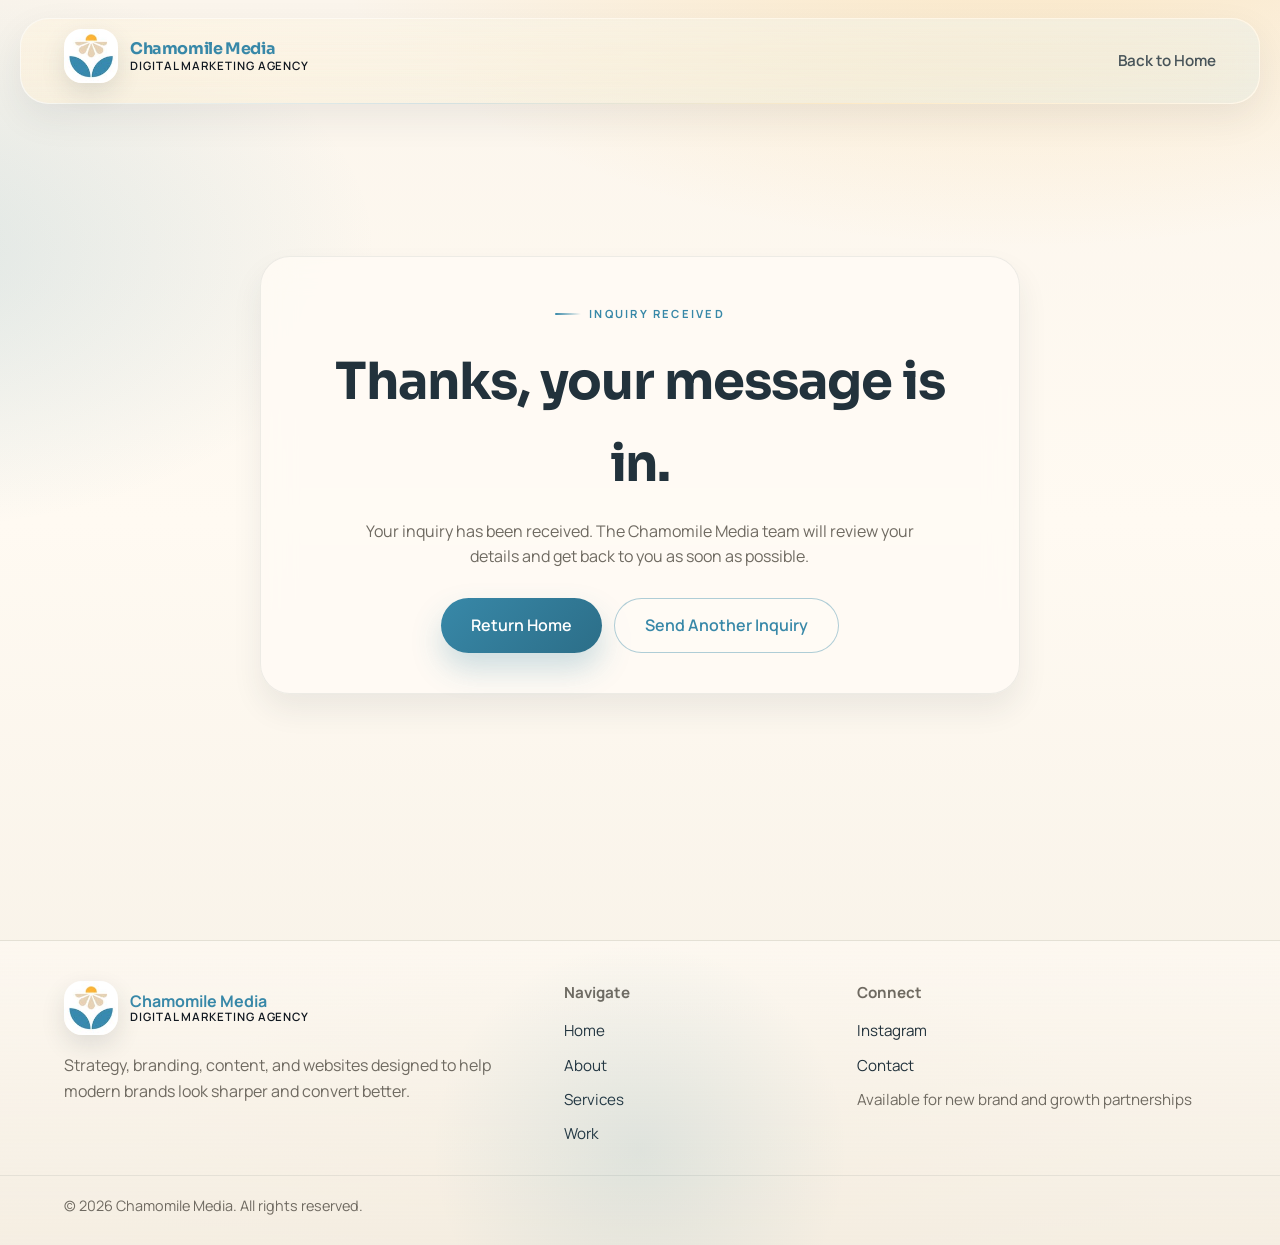
<file: thank-you.html>
<!DOCTYPE html>
<html lang="en">
<head>
  <meta charset="UTF-8">
  <meta name="viewport" content="width=device-width, initial-scale=1.0">
  <title>Thank You - Chamomile Media</title>
  <link rel="icon" type="image/png" sizes="64x64" href="assets/images/chamomile-favicon.png">
  <link rel="apple-touch-icon" href="assets/images/chamomile-favicon.png">
  <meta name="description" content="Thanks for contacting Chamomile Media. Your inquiry has been received and the team will get back to you soon." />
  <meta name="robots" content="noindex" />
  <meta name="theme-color" content="#3888a8" />
  <meta property="og:type" content="website" />
  <meta property="og:site_name" content="Chamomile Media" />
  <meta property="og:title" content="Thank You - Chamomile Media" />
  <meta property="og:description" content="Thanks for contacting Chamomile Media. Your inquiry has been received and the team will get back to you soon." />
  <meta name="twitter:card" content="summary_large_image" />
  <!-- SEO go-live: replace https://YOUR-DOMAIN, paste the Search Console code, then uncomment.
  <link rel="canonical" href="https://YOUR-DOMAIN/thank-you.html" />
  <meta property="og:url" content="https://YOUR-DOMAIN/thank-you.html" />
  <meta property="og:image" content="https://YOUR-DOMAIN/assets/images/og-image.jpg" />
  <meta name="google-site-verification" content="PASTE-SEARCH-CONSOLE-CODE" />
  -->
  <script src="js/analytics.js" defer></script>
  <script>
    document.documentElement.classList.add("reveal-pending");
  </script>

  <link rel="preconnect" href="https://fonts.googleapis.com" />
  <link rel="preconnect" href="https://fonts.gstatic.com" crossorigin />
  <link
    href="https://fonts.googleapis.com/css2?family=Manrope:wght@400;500;600;700&family=Sora:wght@500;600;700&display=swap"
    rel="stylesheet"
  />

  <link rel="stylesheet" href="css/base.css">
  <link rel="stylesheet" href="css/layout.css">
  <link rel="stylesheet" href="css/component.css">
  <link rel="stylesheet" href="css/animations.css">

  <style>
    .thank-you-shell {
      min-height: 100vh;
      padding: 150px 0 100px;
      display: flex;
      align-items: center;
    }

    .thank-you-card {
      width: min(760px, 100%);
      margin: 0 auto;
      padding: 40px;
      border-radius: 30px;
      background: rgba(255, 251, 245, 0.84);
      border: 1px solid rgba(var(--ink-rgb), 0.08);
      box-shadow: var(--shadow-soft);
      backdrop-filter: blur(16px);
      text-align: center;
    }

    .thank-you-card h1 {
      margin: 18px 0 14px;
      font-size: clamp(2.2rem, 4vw, 3.2rem);
    }

    .thank-you-card p {
      max-width: 560px;
      margin: 0 auto;
      color: var(--text-muted);
    }

    .thank-you-actions {
      margin-top: 28px;
      display: flex;
      justify-content: center;
      gap: 12px;
      flex-wrap: wrap;
    }

    @media (max-width: 768px) {
      .thank-you-shell {
        padding: 120px 0 80px;
      }

      .thank-you-card {
        padding: 28px;
      }
    }
  </style>
</head>
<body>
  <a class="skip-link" href="#main-content">Skip to main content</a>
  <header class="site-header">
    <div class="container header-inner">
      <div class="logo">
        <a href="index.html" class="brand-lockup" aria-label="Chamomile Media home">
          <img
            src="assets/images/chamomile-logo.jpg"
            alt="Chamomile Media logo"
            class="brand-mark"
          />
          <span class="brand-copy">
            <strong>Chamomile Media</strong>
            <small>Digital Marketing Agency</small>
          </span>
        </a>
      </div>
      <nav class="primary-nav" id="primary-navigation" aria-label="Primary navigation">
        <a href="index.html">Back to Home</a>
      </nav>
      <button type="button" class="menu-toggle" aria-label="Open navigation menu" aria-controls="primary-navigation" aria-expanded="false">&#9776;</button>
    </div>
  </header>

  <main class="thank-you-shell" id="main-content" tabindex="-1">
    <div class="container">
      <section class="thank-you-card reveal">
        <span class="eyebrow">Inquiry Received</span>
        <h1>Thanks, your message is in.</h1>
        <p>
          Your inquiry has been received. The Chamomile Media team will review
          your details and get back to you as soon as possible.
        </p>
        <div class="thank-you-actions">
          <a href="index.html" class="btn btn-primary">Return Home</a>
          <a href="contact.html" class="btn btn-ghost">Send Another Inquiry</a>
        </div>
      </section>
    </div>
  </main>

  <footer class="site-footer">
    <div class="container footer-grid">
      <div class="footer-brand">
        <a href="index.html" class="brand-lockup" aria-label="Chamomile Media home">
          <img
            src="assets/images/chamomile-logo.jpg"
            alt="Chamomile Media logo"
            class="brand-mark"
          />
          <span class="brand-copy">
            <strong>Chamomile Media</strong>
            <small>Digital Marketing Agency</small>
          </span>
        </a>
        <p>
          Strategy, branding, content, and websites designed to help modern brands
          look sharper and convert better.
        </p>
      </div>
      <div class="footer-column">
        <span class="footer-title">Navigate</span>
        <a href="index.html">Home</a>
        <a href="index.html#about">About</a>
        <a href="index.html#services">Services</a>
        <a href="index.html#work">Work</a>
      </div>
      <div class="footer-column">
        <span class="footer-title">Connect</span>
        <a href="https://www.instagram.com/chamomile.media/" target="_blank" rel="noreferrer">
          Instagram
        </a>
        <a href="contact.html">Contact</a>
        <span>Available for new brand and growth partnerships</span>
      </div>
    </div>
    <div class="footer-bottom">
      <div class="container">
        <span>&copy; 2026 Chamomile Media. All rights reserved.</span>
      </div>
    </div>
  </footer>

  <script src="js/vendor/gsap.min.js"></script>
  <script src="js/vendor/ScrollTrigger.min.js"></script>
  <script>
    if (!window.gsap || !window.ScrollTrigger) {
      document.documentElement.classList.remove("reveal-pending");
    }
  </script>
  <script src="js/animations.js"></script>
  <script src="js/contact.js"></script>
</body>
</html>
</file>
<file: css/base.css>
html {
    scroll-behavior: smooth;
    width: 100%;
    overflow-x: hidden;
    -webkit-text-size-adjust: 100%;
}
:root {
  --bg-main: #fbf5ec;
  --bg-soft: rgba(224, 208, 176, 0.28);
  --bg-card: rgba(255, 251, 245, 0.82);

  --green-main: #3888a8;
  --green-soft: #9dc8d9;
  --green-glow: #dff0f5;
  --amber-soft: #f8b030;
  --petal-soft: #e0d0b0;
  --petal-deep: #b79d74;

  --text-main: #22323c;
  --text-muted: #6f6a61;
  --brand-primary-rgb: 56, 136, 168;
  --brand-accent-rgb: 248, 176, 48;
  --brand-petal-rgb: 224, 208, 176;
  --ink-rgb: 34, 50, 60;

  --radius-xl: 28px;
  --radius-lg: 22px;
  --radius-md: 14px;

  --shadow-strong: 0 30px 60px rgba(var(--ink-rgb), 0.16);
  --shadow-soft: 0 16px 30px rgba(var(--ink-rgb), 0.08);

  --font-display: 'Sora', sans-serif;
  --font-body: 'Manrope', sans-serif;
}

* {
  margin: 0;
  padding: 0;
  box-sizing: border-box;
}

[hidden] {
  display: none !important;
}

img,
svg,
canvas {
  display: block;
  max-width: 100%;
}

body {
  font-family: var(--font-body);
  background:
    radial-gradient(1200px 620px at 80% -10%, rgba(var(--brand-accent-rgb), 0.24), transparent 60%),
    radial-gradient(920px 520px at -10% 20%, rgba(var(--brand-primary-rgb), 0.16), transparent 55%),
    radial-gradient(760px 440px at 50% 100%, rgba(var(--brand-petal-rgb), 0.3), transparent 70%),
    linear-gradient(180deg, #fbf5ec 0%, #fffaf2 42%, #f5efe4 100%);
  color: var(--text-main);
  line-height: 1.6;
  overflow-x: hidden;
  width: 100%;
}

body.menu-open {
  overflow: hidden;
}

.skip-link {
  position: fixed;
  z-index: 1100;
  top: 12px;
  left: 12px;
  padding: 12px 18px;
  border-radius: 999px;
  background: var(--text-main);
  color: #fff;
  font-weight: 700;
  transform: translateY(calc(-100% - 16px));
}

.skip-link:focus {
  transform: translateY(0);
}

main section[id] {
  scroll-margin-top: 130px;
}

h1,
h2,
h3,
.logo {
  font-family: var(--font-display);
  letter-spacing: -0.02em;
}

.container {
  max-width: 1200px;
  margin: auto;
  padding: 0 24px;
}

a {
  text-decoration: none;
  color: inherit;
}

/* Header Fix */
.site-header {
    position: fixed;
    top: 18px;
    left: 50%;
    width: min(calc(100% - 32px), 1240px);
    transform: translateX(-50%);
    background: rgba(255, 249, 240, 0.38);
    backdrop-filter: blur(22px) saturate(150%);
    -webkit-backdrop-filter: blur(22px) saturate(150%);
    z-index: 1000;
    border: 1px solid rgba(255, 255, 255, 0.34);
    border-radius: 28px;
    box-shadow: 0 14px 36px rgba(var(--ink-rgb), 0.08);
    transition:
        background 0.3s ease,
        backdrop-filter 0.3s ease,
        box-shadow 0.3s ease,
        border-color 0.3s ease,
        transform 0.3s ease,
        top 0.3s ease,
        width 0.3s ease,
        border-radius 0.3s ease;
    overflow: visible;
}

.site-header::before {
    content: '';
    position: absolute;
    inset: 0;
    border-radius: inherit;
    background:
        linear-gradient(180deg, rgba(255, 255, 255, 0.24), rgba(255, 255, 255, 0.08)),
        linear-gradient(90deg, rgba(var(--brand-accent-rgb), 0.08), rgba(var(--brand-primary-rgb), 0.08));
    pointer-events: none;
}

.site-header::after {
    content: '';
    position: absolute;
    left: 0;
    right: 0;
    bottom: -1px;
    height: 1px;
    background: linear-gradient(
        90deg,
        transparent,
        rgba(var(--brand-primary-rgb), 0.22),
        rgba(var(--brand-accent-rgb), 0.2),
        transparent
    );
    pointer-events: none;
}

.site-header.is-scrolled {
    background: rgba(255, 248, 238, 0.62);
    backdrop-filter: blur(26px) saturate(165%);
    -webkit-backdrop-filter: blur(26px) saturate(165%);
    border-color: rgba(255, 255, 255, 0.42);
    box-shadow: 0 20px 44px rgba(var(--ink-rgb), 0.12);
    top: 12px;
    width: min(calc(100% - 48px), 1120px);
    border-radius: 24px;
}

.header-inner {
    position: relative;
    z-index: 1;
    height: 84px;
    display: flex;
    align-items: center;
    justify-content: space-between;
    padding: 0 24px;
}

.site-header.is-scrolled .header-inner {
    height: 74px;
}

.logo {
    font-weight: 700;
    font-size: 1.2rem;
    min-width: 0;
}

.brand-lockup {
    display: inline-flex;
    align-items: center;
    gap: 12px;
}

.brand-mark {
    width: 54px;
    height: 54px;
    object-fit: cover;
    border-radius: 18px;
    background: rgba(255, 255, 255, 0.9);
    box-shadow: 0 10px 24px rgba(var(--ink-rgb), 0.12);
}

.brand-copy {
    display: flex;
    flex-direction: column;
    gap: 2px;
    line-height: 1.05;
    min-width: 0;
}

.brand-copy strong {
    font-size: 1rem;
    color: var(--green-main);
}

.brand-copy small {
    font-family: var(--font-body);
    font-size: 0.72rem;
    font-weight: 600;
    letter-spacing: 0.08em;
    text-transform: uppercase;
    color: #111820;
}

.primary-nav {
    display: flex;
    align-items: center;
    gap: 24px;
}

.primary-nav a:not(.btn) {
    font-weight: 600;
    font-size: 0.95rem;
    position: relative;
    padding: 6px 0;
    transition: color 0.3s ease, opacity 0.3s ease;
    opacity: 0.82;
}

.primary-nav a:not(.btn)::after {
    content: '';
    position: absolute;
    left: 0;
    bottom: -6px;
    width: 100%;
    height: 2px;
    border-radius: 999px;
    background: linear-gradient(90deg, var(--green-main), var(--amber-soft));
    opacity: 0;
    transform: scaleX(0.6);
    transition: opacity 0.3s ease, transform 0.3s ease;
}

.primary-nav a:not(.btn):hover {
    color: var(--green-main);
    opacity: 1;
}

.primary-nav a:not(.btn).is-active {
    color: var(--green-main);
    opacity: 1;
}

.primary-nav a:not(.btn):hover::after {
    opacity: 1;
    transform: scaleX(1);
}

.primary-nav a:not(.btn).is-active::after {
    opacity: 1;
    transform: scaleX(1);
}

.menu-toggle {
    display: none; /* Hidden on desktop */
    font-size: 1.2rem;
    cursor: pointer;
    padding: 8px 12px;
    border-radius: 999px;
    border: 1px solid rgba(255, 255, 255, 0.34);
    background: rgba(255, 251, 245, 0.44);
    backdrop-filter: blur(14px);
    -webkit-backdrop-filter: blur(14px);
    color: var(--text-main);
}

@media (max-width: 768px) {
    .container {
        padding: 0 18px;
    }
    .primary-nav {
        display: none;
    }
    .primary-nav.open {
        display: flex;
        flex-direction: column;
        position: absolute;
        top: calc(100% + 12px);
        left: 0;
        width: 100%;
        background: rgba(255, 252, 247, 0.96);
        backdrop-filter: blur(24px) saturate(150%);
        -webkit-backdrop-filter: blur(24px) saturate(150%);
        padding: 18px;
        gap: 4px;
        border: 1px solid rgba(255, 255, 255, 0.6);
        border-radius: 24px;
        box-shadow: 0 24px 50px rgba(var(--ink-rgb), 0.22);
        z-index: 5;
        max-height: min(70svh, 420px);
        overflow-y: auto;
        align-items: stretch;
    }
    .primary-nav.open a {
        margin: 0;
    }
    .primary-nav.open a:not(.btn) {
        width: 100%;
        padding: 12px 4px;
        border-bottom: 1px solid rgba(var(--ink-rgb), 0.08);
        opacity: 1;
    }
    .primary-nav.open a:not(.btn)::after {
        display: none;
    }
    .primary-nav.open a:last-child {
        border-bottom: 0;
    }
    .primary-nav.open .btn {
        width: 100%;
        margin-top: 8px;
    }
    .menu-toggle {
        display: block;
        min-width: 44px;
        min-height: 44px;
        padding: 0;
        display: grid;
        place-items: center;
    }
    .brand-mark {
        width: 46px;
        height: 46px;
        border-radius: 16px;
    }
    .brand-lockup {
        gap: 10px;
        max-width: calc(100vw - 112px);
    }
    .brand-copy strong {
        font-size: 0.92rem;
    }
    .brand-copy small {
        display: none;
    }
    .site-header {
        top: 8px;
        width: calc(100% - 16px);
        border-radius: 20px;
    }
    .site-header.is-scrolled {
        top: 8px;
        width: calc(100% - 16px);
        border-radius: 18px;
    }
    .header-inner,
    .site-header.is-scrolled .header-inner {
        height: 68px;
        padding: 0 14px;
        gap: 12px;
    }
}
/* Cross-device refinement */
html:focus-within { scroll-behavior: smooth; }
button, input, textarea, select { font: inherit; }
button { color: inherit; }
:focus-visible { outline: 3px solid rgba(var(--brand-primary-rgb), 0.58); outline-offset: 3px; }
@media (max-width: 1050px) and (min-width: 769px) {
  .site-header { width: min(calc(100% - 28px), 1120px); }
  .header-inner { padding: 0 20px; }
  .primary-nav { gap: clamp(14px, 2vw, 20px); }
  .primary-nav a:not(.btn) { font-size: .88rem; }
  .primary-nav .btn { padding: 11px 20px; }
}
@media (max-width: 768px) { .primary-nav.open { z-index: 1001; } }
@media (max-width: 390px) {
  .container { padding: 0 14px; }
  .brand-lockup { max-width: calc(100vw - 94px); }
  .brand-copy strong { font-size: .82rem; }
}
</file>
<file: css/layout.css>
.hero {
  position: relative;
  min-height: 100svh;
  padding: 122px 0 54px;
  display: flex;
  align-items: center;
  z-index: 2;
  isolation: isolate;
  overflow: hidden;
  color-scheme: light;
  background: #22323c;
}

/* Full-bleed photo with a slow zoom; the brand-tinted overlay keeps text readable. */
.hero::before,
.hero::after {
  content: "";
  position: absolute;
  inset: 0;
  z-index: 0;
  pointer-events: none;
}

.hero::before {
  background: url("../assets/images/hero-bg.webp") center / cover no-repeat;
  animation: hero-zoom 24s ease-in-out infinite alternate;
  will-change: transform;
}

.hero::after {
  background:
    radial-gradient(60% 70% at 85% 15%, rgba(var(--brand-accent-rgb), 0.24), transparent 60%),
    linear-gradient(100deg, rgba(var(--ink-rgb), 0.92) 0%, rgba(var(--ink-rgb), 0.78) 42%, rgba(var(--brand-primary-rgb), 0.55) 100%);
}

@keyframes hero-zoom {
  from {
    transform: scale(1);
  }
  to {
    transform: scale(1.08);
  }
}

@media (max-width: 768px) {
  .hero::before {
    background-image: url("../assets/images/hero-bg-mobile.webp");
  }

  .hero::after {
    background: linear-gradient(180deg, rgba(var(--ink-rgb), 0.9) 0%, rgba(var(--ink-rgb), 0.8) 55%, rgba(var(--brand-primary-rgb), 0.7) 100%);
  }
}

.hero-grid {
  position: relative;
  z-index: 2;
  display: grid;
  grid-template-columns: 1fr 0.92fr;
  align-items: center;
  gap: clamp(28px, 4vw, 56px);
  width: 100%;
}

.hero-text {
  position: relative;
  z-index: 3;
  max-width: 640px;
  text-align: left;
}

.hero-visual {
  position: relative;
  width: min(100%, 420px);
  justify-self: end;
  isolation: isolate;
}

.client-marquee-section {
  position: relative;
  overflow: hidden;
  padding-top: 90px;
  padding-bottom: 90px;
  background:
    radial-gradient(900px 320px at 50% 0%, rgba(var(--brand-primary-rgb), 0.14), transparent 60%),
    linear-gradient(180deg, rgba(255, 250, 244, 0.52), rgba(245, 236, 220, 0.36) 100%);
}

.client-marquee-section::before {
  content: '';
  position: absolute;
  inset: 12% 10% auto;
  height: 220px;
  border-radius: 999px;
  background: radial-gradient(circle, rgba(var(--brand-accent-rgb), 0.12), transparent 72%);
  pointer-events: none;
}

.section {
  position: relative;
  z-index: 2;
  padding: 110px 0;
}

.section.soft {
  background: var(--bg-soft);
  backdrop-filter: blur(6px);
  -webkit-backdrop-filter: blur(6px);
}

#process {
  position: relative;
  z-index: 2;
}

.stats {
  padding: 52px 0 70px;
  margin-top: -28px;
  z-index: 3;
  background:
    radial-gradient(ellipse at 12% 35%, rgba(var(--brand-primary-rgb), 0.12), transparent 42%),
    radial-gradient(ellipse at 88% 65%, rgba(var(--brand-accent-rgb), 0.1), transparent 38%);
}

.about-section {
  background:
    radial-gradient(ellipse at 88% 20%, rgba(var(--brand-primary-rgb), 0.13), transparent 38%),
    radial-gradient(ellipse at 8% 88%, rgba(var(--brand-accent-rgb), 0.1), transparent 34%),
    linear-gradient(135deg, rgba(236, 247, 250, 0.78), rgba(255, 250, 243, 0.72));
}

#services {
  background:
    radial-gradient(ellipse at 8% 18%, rgba(var(--brand-accent-rgb), 0.12), transparent 35%),
    radial-gradient(ellipse at 94% 82%, rgba(var(--brand-primary-rgb), 0.12), transparent 38%),
    linear-gradient(160deg, rgba(255, 252, 247, 0.8), rgba(242, 248, 247, 0.72));
}

#best-videos {
  background:
    radial-gradient(ellipse at 92% 18%, rgba(var(--brand-primary-rgb), 0.15), transparent 38%),
    radial-gradient(ellipse at 8% 92%, rgba(var(--brand-accent-rgb), 0.12), transparent 36%),
    linear-gradient(135deg, rgba(235, 246, 249, 0.82), rgba(255, 250, 244, 0.76));
}

#process.section.soft {
  background:
    radial-gradient(ellipse at 7% 22%, rgba(var(--brand-primary-rgb), 0.12), transparent 38%),
    radial-gradient(ellipse at 94% 78%, rgba(var(--brand-accent-rgb), 0.11), transparent 38%),
    linear-gradient(145deg, rgba(255, 250, 243, 0.86), rgba(241, 247, 245, 0.78));
}

#work {
  background:
    radial-gradient(ellipse at 90% 16%, rgba(var(--brand-accent-rgb), 0.13), transparent 37%),
    radial-gradient(ellipse at 8% 86%, rgba(var(--brand-primary-rgb), 0.11), transparent 38%),
    linear-gradient(155deg, rgba(255, 250, 243, 0.82), rgba(246, 242, 235, 0.76));
}

.section.soft.proof-section {
  background:
    radial-gradient(ellipse at 10% 18%, rgba(var(--brand-primary-rgb), 0.13), transparent 38%),
    radial-gradient(ellipse at 92% 90%, rgba(var(--brand-accent-rgb), 0.1), transparent 38%),
    linear-gradient(145deg, rgba(237, 247, 249, 0.78), rgba(255, 250, 243, 0.8));
}

.stats-grid {
  display: grid;
  grid-template-columns: repeat(auto-fit, minmax(220px, 1fr));
  gap: 20px;
  background: var(--bg-card);
  border-radius: var(--radius-xl);
  border: 1px solid rgba(var(--ink-rgb), 0.08);
  padding: 28px 32px;
  box-shadow: var(--shadow-soft);
}

.stats-grid div {
  display: flex;
  flex-direction: column;
  gap: 6px;
}

.stats-grid strong {
  font-size: 2.3rem;
  color: var(--green-main);
}

.process-layout {
  position: relative;
  z-index: 3;
  display: grid;
  grid-template-columns: 1.1fr 0.9fr;
  gap: 40px;
  align-items: start;
}

.process-content {
  position: relative;
  z-index: 4;
}

.process-visual {
  min-height: 420px;
  border-radius: var(--radius-xl);
  background: rgba(255, 251, 245, 0.6);
  border: 1px solid rgba(var(--ink-rgb), 0.08);
  box-shadow: var(--shadow-soft);
  backdrop-filter: blur(8px);
  -webkit-backdrop-filter: blur(8px);
  position: relative;
  overflow: hidden;
}

.process-visual::before {
  content: '';
  position: absolute;
  inset: 20% 15%;
  border-radius: 50%;
  background: radial-gradient(circle, rgba(var(--brand-primary-rgb), 0.18), transparent 70%);
}

.process-blur-overlay {
  position: fixed;
  inset: 0;
  backdrop-filter: blur(8px);
  -webkit-backdrop-filter: blur(8px);
  background: rgba(255, 251, 245, 0.16);
  opacity: 0;
  visibility: hidden;
  pointer-events: none;
  transition: opacity 0.35s ease, visibility 0.35s;
  z-index: 10;
}

.process-blur-overlay.is-visible {
  opacity: 1;
  visibility: visible;
}

.about-layout {
  display: grid;
  grid-template-columns: 1.05fr 0.95fr;
  gap: 36px;
  align-items: start;
}

.testimonial-grid {
  display: grid;
  grid-template-columns: repeat(3, minmax(0, 1fr));
  gap: 24px;
  margin-top: 30px;
}

.proof-strip {
  margin-top: 28px;
  display: grid;
  grid-template-columns: repeat(3, minmax(0, 1fr));
  gap: 18px;
}

.footer-grid {
  display: grid;
  grid-template-columns: 1.25fr 0.7fr 0.95fr;
  gap: 28px;
  align-items: start;
}

@media (max-width: 900px) {
  .hero-grid {
    grid-template-columns: 1fr;
    gap: 24px;
  }

  .hero-visual {
    min-height: 0;
    justify-self: center;
  }

  .about-layout,
  .process-layout,
  .testimonial-grid,
  .proof-strip,
  .footer-grid {
    grid-template-columns: 1fr;
  }

  .services-showcase__body {
    grid-template-columns: 1fr;
  }

  .services-menu {
    grid-template-columns: repeat(2, minmax(0, 1fr));
  }
}

@media (max-width: 768px) {
  .hero {
    padding: 108px 0 42px;
  }

  .hero {
    min-height: auto;
  }

  .section {
    padding: 84px 0;
  }

  .client-marquee-section {
    padding-top: 74px;
    padding-bottom: 74px;
  }

  .hero-grid,
  .process-layout,
  .about-layout {
    grid-template-columns: 1fr;
  }

  .hero-grid {
    gap: 26px;
  }

  .hero-text {
    text-align: center;
  }

  .hero-visual {
    min-height: 0;
  }

  .hero-actions {
    justify-content: center;
    display: flex;
    flex-wrap: wrap;
    gap: 12px;
  }

  .hero-proof {
    justify-content: center;
  }

  .stats {
    margin-top: 0;
    padding: 24px 0 56px;
  }

  .stats-grid {
    padding: 24px 20px;
    gap: 16px;
  }

  .process-visual {
    min-height: auto;
  }

  .services-showcase {
    padding: 28px;
  }

  .testimonial-grid,
  .proof-strip,
  .footer-grid {
    grid-template-columns: 1fr;
    gap: 18px;
  }

  .about-layout,
  .process-layout {
    gap: 24px;
  }
}
/* Cross-device refinement */
.hero-grid > *, .about-layout > *, .process-layout > *, .services-showcase__body > *, .footer-grid > * { min-width: 0; }
@media (min-width: 769px) and (max-width: 1050px) {
  .hero { min-height: auto; padding: 126px 0 56px; }
  .hero-grid { gap: 36px; }
  .hero-text h1 { font-size: clamp(2.65rem, 4.5vw, 3.55rem); }
  .section { padding: 92px 0; }
  .services-showcase { padding: 30px; }
  .service-stage { padding: 26px; }
}
@media (max-width: 480px) {
  .hero {
    padding: 104px 0 30px;
  }

  .hero-grid {
    gap: 20px;
  }

  .hero-text {
    padding: clamp(20px, 5.5vw, 26px);
    border-radius: 22px;
  }

  .hero .hero-text h1 {
    font-size: clamp(1.5rem, 7.5vw, 2rem);
    line-height: 1.06;
  }

  .hero-visual {
    width: min(100%, 370px);
  }

  .hero .hero-inquiry-card {
    width: 100%;
    padding: clamp(18px, 5vw, 24px);
    border-radius: 22px;
  }

  .hero-inquiry-card .btn {
    width: 100%;
    justify-self: stretch;
  }

  .section { padding: 64px 0; }
  .client-marquee-section { padding-top: 58px; padding-bottom: 58px; }
  .stats-grid { border-radius: 22px; }
}

@media (max-width: 390px) {
  .header-inner,
  .site-header.is-scrolled .header-inner {
    gap: 8px;
    padding-right: 10px;
    padding-left: 10px;
  }

  .brand-lockup {
    flex-shrink: 1;
    gap: 8px;
    max-width: calc(100vw - 108px);
  }

  .brand-copy {
    flex: 1 1 auto;
    min-width: max-content;
  }

  .brand-copy strong {
    font-size: clamp(0.72rem, 3.8vw, 0.8rem);
    white-space: nowrap;
  }
}

@media (max-width: 360px) {
  .brand-mark {
    flex: 0 0 40px;
    width: 40px;
    height: 40px;
  }

  .brand-lockup {
    gap: 7px;
  }

  .hero-text {
    padding: 18px;
  }

  .hero .hero-text h1 {
    font-size: clamp(1.35rem, 7.5vw, 1.65rem);
  }
}

@media (max-width: 240px) {
  .site-header,
  .site-header.is-scrolled {
    width: calc(100% - 12px);
  }

  .header-inner,
  .site-header.is-scrolled .header-inner {
    gap: 6px;
    padding: 0 8px;
  }

  .logo {
    min-width: 0;
  }

  .brand-lockup {
    max-width: none;
    gap: 0;
  }

  .brand-copy {
    display: none;
  }

  .brand-mark {
    flex-basis: 36px;
    width: 36px;
    height: 36px;
  }

  .hero {
    padding-top: 88px;
  }

  .hero-text {
    padding: 14px;
  }

  .hero .hero-text h1 {
    font-size: clamp(1.15rem, 7.2vw, 1.45rem);
  }

  .hero-inquiry-card h2 {
    font-size: 1.25rem;
  }
}

@media (min-width: 769px) and (max-height: 760px) {
  .hero { min-height: auto; padding: 112px 0 36px; }
}
</file>
<file: css/component.css>
.eyebrow {
  text-transform: uppercase;
  letter-spacing: 0.2em;
  font-size: 0.7rem;
  color: var(--green-main);
  font-weight: 700;
  display: inline-flex;
  align-items: center;
  gap: 8px;
}

.brand-badge {
  display: inline-flex;
  align-items: center;
  gap: 14px;
  padding: 10px 14px;
  margin-bottom: 16px;
  border-radius: 999px;
  background: rgba(255, 251, 245, 0.86);
  border: 1px solid rgba(var(--ink-rgb), 0.08);
  box-shadow: 0 12px 24px rgba(var(--ink-rgb), 0.08);
}

.brand-badge__mark,
.hero-logo-mark,
.contact-brand__mark {
  object-fit: cover;
  background: rgba(255, 255, 255, 0.92);
  box-shadow: 0 10px 22px rgba(var(--ink-rgb), 0.12);
}

.brand-badge__mark {
  width: 46px;
  height: 46px;
  border-radius: 16px;
}

.brand-badge__copy {
  display: grid;
  gap: 2px;
  line-height: 1.1;
}

.brand-badge__title {
  font-family: var(--font-display);
  font-size: 0.95rem;
}

.brand-badge__meta {
  color: var(--text-muted);
  font-size: 0.78rem;
  font-weight: 600;
}

.hero-rotator {
  display: inline-grid;
  gap: 6px;
  margin-bottom: 22px;
  padding: 14px 18px;
  border-radius: 22px;
  background: linear-gradient(135deg, rgba(255, 251, 245, 0.92), rgba(255, 246, 234, 0.82));
  border: 1px solid rgba(var(--ink-rgb), 0.08);
  box-shadow: 0 18px 34px rgba(var(--ink-rgb), 0.08);
}

.hero-rotator__label {
  font-size: 0.72rem;
  text-transform: uppercase;
  letter-spacing: 0.18em;
  color: var(--petal-deep);
  font-weight: 700;
}

.hero-rotator__value {
  font-family: var(--font-display);
  font-size: clamp(1rem, 2vw, 1.15rem);
  color: var(--text-main);
  min-height: 1.5em;
}

.eyebrow::before {
  content: '';
  width: 26px;
  height: 2px;
  border-radius: 999px;
  background: linear-gradient(90deg, var(--green-main), transparent);
}

.section-title {
  font-size: clamp(2.3rem, 4.2vw, 3.6rem);
  font-weight: 800;
  letter-spacing: -0.02em;
  line-height: 1.04;
  margin-bottom: 28px;
}

.section-title::after {
  content: '';
  display: block;
  width: 64px;
  height: 4px;
  border-radius: 999px;
  background: linear-gradient(90deg, var(--green-main), var(--amber-soft));
  margin-top: 12px;
}

.hero-text h1 {
  font-size: clamp(2.6rem, 4.6vw, 4.3rem);
  margin: 16px 0 18px;
  line-height: 1.04;
  color: #fff;
}

.hero-text h1 span {
  color: var(--amber-soft);
}

.hero .eyebrow {
  color: var(--amber-soft);
}

.hero .eyebrow::before {
  background: linear-gradient(90deg, var(--amber-soft), transparent);
}

.hero .hero-text p {
  color: rgba(255, 255, 255, 0.86);
  font-size: 1.08rem;
}

.hero-inquiry-card {
  position: relative;
  z-index: 2;
  display: grid;
  gap: 10px;
  width: min(calc(100% - 24px), 370px);
  padding: clamp(20px, 3vw, 30px);
  margin: 0 auto;
  border: 1px solid rgba(255, 255, 255, 0.86);
  border-radius: 26px;
  background: rgba(255, 251, 245, 0.96);
  box-shadow: 0 24px 58px rgba(var(--ink-rgb), 0.18);
  backdrop-filter: blur(14px);
}

.hero-inquiry-card h2 {
  color: var(--green-main);
  font-size: clamp(1.45rem, 2.4vw, 1.9rem);
  line-height: 1.2;
}

.hero-inquiry-card > p:not(.hero-inquiry-status) {
  margin: 0 0 4px;
  color: var(--text-muted);
  font-size: 0.92rem;
}

.hero-inquiry-card label {
  color: var(--green-main);
  font-size: 0.72rem;
  font-weight: 700;
  letter-spacing: 0.12em;
  text-transform: uppercase;
}

.hero-inquiry-card input:not([type="hidden"]) {
  width: 100%;
  min-height: 46px;
  padding: 10px 13px;
  border: 1px solid rgba(var(--brand-primary-rgb), 0.26);
  border-radius: 12px;
  background: rgba(255, 255, 255, 0.92);
  color: var(--text-main);
}

.hero-inquiry-card input:not([type="hidden"]):focus-visible {
  outline: 3px solid rgba(var(--brand-primary-rgb), 0.3);
  outline-offset: 1px;
}

.hero-inquiry-card .btn {
  justify-self: start;
  margin-top: 4px;
}

.hero .btn-ghost {
  color: #fff;
  border-color: rgba(255, 255, 255, 0.7);
  background: rgba(255, 255, 255, 0.08);
}

.hero .btn-ghost:hover {
  background: rgba(255, 255, 255, 0.18);
  border-color: #fff;
  color: #fff;
}

.hero-inquiry-status {
  min-height: 1.25em;
  margin: 0;
  color: var(--text-muted);
  font-size: 0.78rem;
}

.hero-inquiry-status[data-state="error"] {
  color: #a3483f;
}

.hero-inquiry-status[data-state="success"] {
  color: var(--green-main);
}

.hero-text p {
  max-width: 520px;
  color: var(--text-muted);
  font-size: 1rem;
  margin-bottom: 14px;
}

.hero-proof {
  display: flex;
  flex-wrap: wrap;
  gap: 12px;
  margin-bottom: 18px;
}

.hero-proof span {
  padding: 6px 12px;
  border-radius: 999px;
  background: rgba(255, 255, 255, 0.12);
  border: 1px solid rgba(255, 255, 255, 0.3);
  font-size: 0.85rem;
  font-weight: 600;
  color: #fff;
  box-shadow: none;
  -webkit-backdrop-filter: blur(8px);
  backdrop-filter: blur(8px);
}

.hero-support {
  max-width: 520px;
  color: var(--text-muted);
  margin-bottom: 20px;
}

.hero-actions {
  display: flex;
  align-items: center;
  flex-wrap: wrap;
  gap: 12px;
}

.btn {
  padding: 14px 30px;
  border-radius: 999px;
  font-weight: 600;
  display: inline-flex;
  align-items: center;
  justify-content: center;
  gap: 8px;
  transition: transform 0.2s ease, box-shadow 0.2s ease;
}

.btn-primary {
  background: linear-gradient(135deg, var(--green-main), #2c6e88);
  color: #fff;
  box-shadow: 0 16px 30px rgba(var(--brand-primary-rgb), 0.25);
}

.btn-primary:hover {
  transform: translateY(-1px);
  box-shadow: 0 20px 36px rgba(var(--brand-primary-rgb), 0.3);
}

.btn-ghost {
  border: 1px solid rgba(var(--brand-primary-rgb), 0.4);
  color: var(--green-main);
  background: rgba(255, 251, 245, 0.72);
}

.btn-ghost:hover {
  transform: translateY(-1px);
  box-shadow: 0 12px 24px rgba(var(--ink-rgb), 0.08);
}

.hero-card {
  background: var(--bg-card);
  backdrop-filter: blur(14px);
  padding: 24px;
  border-radius: var(--radius-lg);
  border: 1px solid rgba(var(--ink-rgb), 0.08);
  box-shadow: var(--shadow-soft);
  display: grid;
  gap: 12px;
}

.hero-card--primary {
  grid-column: span 2;
}

.hero-card--secondary {
  background: rgba(255, 250, 244, 0.82);
}

.hero-card--mini {
  background: linear-gradient(180deg, rgba(255, 250, 244, 0.88), rgba(255, 246, 234, 0.86));
  align-self: start;
  justify-items: start;
}

.hero-card-label {
  text-transform: uppercase;
  letter-spacing: 0.18em;
  font-size: 0.65rem;
  font-weight: 700;
  color: var(--text-muted);
}

.hero-card-metric {
  font-size: 2.6rem;
  font-weight: 700;
  color: var(--green-main);
}

.hero-card-sub {
  color: var(--text-muted);
  font-size: 0.95rem;
}

.hero-card-title {
  font-weight: 700;
  font-size: 1.1rem;
}

.hero-pill-row {
  display: flex;
  flex-wrap: wrap;
  gap: 8px;
}

.hero-pill {
  padding: 6px 10px;
  border-radius: 999px;
  background: rgba(var(--brand-primary-rgb), 0.12);
  color: var(--green-main);
  font-weight: 600;
  font-size: 0.8rem;
}

.hero-bar {
  display: grid;
  gap: 10px;
}

.hero-bar span {
  display: flex;
  align-items: center;
  gap: 10px;
  font-size: 0.85rem;
  color: var(--text-muted);
}

.hero-bar span::after {
  content: '';
  height: 6px;
  width: var(--bar);
  border-radius: 999px;
  background: linear-gradient(90deg, var(--green-main), var(--amber-soft));
  flex: 0 0 auto;
}

.hero-mini-title {
  font-weight: 700;
  font-size: 1rem;
}

.hero-spark {
  height: 6px;
  border-radius: 999px;
  background: linear-gradient(90deg, rgba(var(--brand-primary-rgb), 0.2), var(--green-main));
  position: relative;
  overflow: hidden;
}

.hero-spark::after {
  content: '';
  position: absolute;
  right: 10%;
  top: -6px;
  width: 18px;
  height: 18px;
  border-radius: 50%;
  background: var(--amber-soft);
  box-shadow: 0 0 18px rgba(var(--brand-accent-rgb), 0.72);
}

.hero-logo-mark {
  width: 72px;
  height: 72px;
  border-radius: 22px;
}

.hero-mini-metric {
  font-size: 0.9rem;
  color: var(--text-muted);
}

.services-grid {
  display: grid;
  grid-template-columns: repeat(auto-fit, minmax(240px, 1fr));
  gap: 24px;
}

.services-showcase {
  padding: 38px;
  border-radius: 34px;
  background:
    radial-gradient(circle at top right, rgba(var(--brand-accent-rgb), 0.14), transparent 32%),
    linear-gradient(180deg, rgba(255, 251, 245, 0.92), rgba(247, 239, 227, 0.88));
  border: 1px solid rgba(var(--ink-rgb), 0.08);
  box-shadow: var(--shadow-soft);
}

.services-showcase__header {
  max-width: 760px;
  margin-bottom: 28px;
}

.services-showcase__header .section-title {
  margin-bottom: 0;
}

.services-showcase__body {
  display: grid;
  grid-template-columns: 1.08fr 0.92fr;
  gap: 24px;
  align-items: stretch;
}

.video-showcase {
  padding: clamp(24px, 4vw, 42px);
  overflow: hidden;
  border: 1px solid rgba(var(--ink-rgb), 0.08);
  border-radius: 32px;
  background:
    radial-gradient(circle at 90% 8%, rgba(var(--brand-accent-rgb), 0.2), transparent 28%),
    linear-gradient(145deg, rgba(255, 251, 245, 0.98), rgba(239, 247, 248, 0.96));
  box-shadow: var(--shadow-soft);
}

.video-showcase__heading {
  display: flex;
  align-items: end;
  justify-content: space-between;
  gap: 24px;
  margin-bottom: 24px;
}

.video-showcase__heading .eyebrow {
  margin-bottom: 8px;
}

.video-showcase__heading .section-title {
  margin-bottom: 10px;
}

.video-showcase__heading .section-title::after {
  display: none;
}

.video-showcase__heading p {
  max-width: 590px;
  margin: 0;
  color: var(--text-muted);
}

.video-showcase__scroll-hint {
  flex: 0 0 auto;
  padding-bottom: 8px;
  color: var(--green-main);
  font-size: 0.84rem;
  font-weight: 700;
}

.video-showcase__track {
  display: grid;
  grid-auto-columns: clamp(190px, 18vw, 250px);
  grid-auto-flow: column;
  gap: 18px;
  overflow-x: auto;
  padding: 4px 4px 18px;
  scroll-padding-inline: 4px;
  scroll-snap-type: x mandatory;
  overscroll-behavior-inline: contain;
  scrollbar-color: rgba(var(--brand-primary-rgb), 0.58) rgba(var(--brand-primary-rgb), 0.1);
  scrollbar-width: thin;
}

.video-showcase__track:focus-visible {
  outline: 3px solid rgba(var(--brand-primary-rgb), 0.58);
  outline-offset: 4px;
}

.video-format-card {
  min-width: 0;
  overflow: hidden;
  scroll-snap-align: start;
  border: 1px solid rgba(var(--ink-rgb), 0.09);
  border-radius: 22px;
  background: rgba(255, 255, 255, 0.9);
  box-shadow: 0 12px 28px rgba(var(--ink-rgb), 0.08);
}

.video-format-card__media {
  position: relative;
  display: grid;
  place-items: center;
  width: 100%;
  aspect-ratio: 9 / 16;
  overflow: hidden;
  padding: 0;
  border: 0;
  color: inherit;
  font: inherit;
  cursor: pointer;
  background:
    radial-gradient(circle at 28% 22%, rgba(255, 255, 255, 0.84), transparent 38%),
    linear-gradient(145deg, #8cc4d5, #347f9b);
}

.video-format-card__media img {
  position: absolute;
  inset: 0;
  width: 100%;
  height: 100%;
  object-fit: cover;
  transition: transform 500ms ease;
}

.video-format-card__media:hover img,
.video-format-card__media:focus-visible img {
  transform: scale(1.05);
}

.video-format-card__media:focus-visible {
  outline: 3px solid var(--green-main);
  outline-offset: -3px;
}

.video-format-card__play {
  position: relative;
  width: 58px;
  height: 58px;
  border: 1px solid rgba(255, 255, 255, 0.7);
  border-radius: 50%;
  background: rgba(255, 255, 255, 0.88);
  box-shadow: 0 10px 26px rgba(var(--ink-rgb), 0.28);
  transition: transform 220ms ease;
}

.video-format-card__play::after {
  content: "";
  position: absolute;
  top: 50%;
  left: 54%;
  border-style: solid;
  border-width: 10px 0 10px 16px;
  border-color: transparent transparent transparent var(--green-main);
  transform: translate(-50%, -50%);
}

.video-format-card__media:hover .video-format-card__play {
  transform: scale(1.1);
}

.video-modal {
  /* The global reset strips the UA's auto margin that centres dialogs. */
  margin: auto;
  width: min(92vw, 420px);
  max-height: 92vh;
  padding: 0;
  overflow: visible;
  border: 0;
  border-radius: 22px;
  background: #000;
  box-shadow: 0 30px 80px rgba(0, 0, 0, 0.45);
}

.video-modal::backdrop {
  background: rgba(var(--ink-rgb), 0.72);
  -webkit-backdrop-filter: blur(6px);
  backdrop-filter: blur(6px);
}

.video-modal__player {
  display: block;
  width: 100%;
  max-height: 92vh;
  aspect-ratio: 9 / 16;
  border-radius: 22px;
  background: #000;
}

.video-modal__close {
  position: absolute;
  z-index: 1;
  top: -14px;
  right: -14px;
  width: 44px;
  height: 44px;
  border: 0;
  border-radius: 50%;
  background: #fff;
  color: var(--text-main);
  font-size: 1.6rem;
  line-height: 1;
  cursor: pointer;
  box-shadow: 0 8px 20px rgba(0, 0, 0, 0.3);
}

@media (max-width: 640px) {
  .video-modal__close {
    top: 8px;
    right: 8px;
  }
}

.video-format-card__media--ai {
  background:
    radial-gradient(circle at 70% 22%, rgba(255, 255, 255, 0.84), transparent 36%),
    linear-gradient(145deg, #9985c2, #554372);
}

.video-format-card__media--personal {
  background:
    radial-gradient(circle at 24% 28%, rgba(255, 255, 255, 0.82), transparent 38%),
    linear-gradient(145deg, #e4a36c, #a7514c);
}

.video-format-card__media--sales {
  background:
    radial-gradient(circle at 70% 30%, rgba(255, 255, 255, 0.82), transparent 36%),
    linear-gradient(145deg, #edc36e, #d27c43);
}

.video-format-card__media--influencer {
  background:
    radial-gradient(circle at 26% 25%, rgba(255, 255, 255, 0.8), transparent 36%),
    linear-gradient(145deg, #da8eae, #8a4d7b);
}

.video-format-card__media--podcast {
  background:
    radial-gradient(circle at 68% 25%, rgba(255, 255, 255, 0.78), transparent 36%),
    linear-gradient(145deg, #77a98c, #3e6f6b);
}

.video-format-card__badge {
  position: absolute;
  z-index: 1;
  right: 10px;
  bottom: 10px;
  padding: 5px 9px;
  border: 1px solid rgba(255, 255, 255, 0.65);
  border-radius: 999px;
  background: rgba(255, 255, 255, 0.82);
  color: var(--text-main);
  font-size: 0.68rem;
  font-weight: 700;
}

.video-format-card__copy {
  display: grid;
  gap: 8px;
  padding: 18px;
}

.video-format-card__copy > span {
  color: var(--green-main);
  font-size: 0.68rem;
  font-weight: 700;
  letter-spacing: 0.12em;
  text-transform: uppercase;
}

.video-format-card__copy h3 {
  font-size: 1.08rem;
  line-height: 1.3;
}

.video-format-card__copy p {
  margin: 0;
  color: var(--text-muted);
  font-size: 0.86rem;
  line-height: 1.55;
}

.service-stage {
  min-height: 420px;
  padding: 32px;
  border-radius: 28px;
  background: rgba(255, 251, 245, 0.82);
  border: 1px solid rgba(var(--ink-rgb), 0.08);
  box-shadow: var(--shadow-soft);
  display: grid;
  gap: 18px;
  align-content: start;
}

.service-stage__eyebrow {
  display: inline-flex;
  width: fit-content;
  padding: 9px 14px;
  border-radius: 999px;
  background: rgba(var(--brand-primary-rgb), 0.1);
  color: var(--green-main);
  font-size: 0.76rem;
  font-weight: 700;
  text-transform: uppercase;
  letter-spacing: 0.14em;
}

.service-stage__title {
  font-size: clamp(2rem, 3vw, 2.7rem);
  line-height: 1.06;
  max-width: 640px;
}

.service-stage__copy {
  max-width: 560px;
  color: var(--text-muted);
  font-size: 1.06rem;
  line-height: 1.8;
  margin: 0;
}

.service-stage__chips {
  display: flex;
  flex-wrap: wrap;
  gap: 10px;
}

.service-stage__chips span {
  padding: 9px 14px;
  border-radius: 999px;
  background: rgba(var(--brand-primary-rgb), 0.12);
  color: var(--green-main);
  font-size: 0.86rem;
  font-weight: 700;
}

.service-stage__footer {
  margin-top: auto;
  display: grid;
  gap: 12px;
}

.service-stage__count {
  color: var(--text-main);
  font-size: 0.86rem;
  font-weight: 700;
  letter-spacing: 0.18em;
  text-transform: uppercase;
}

.service-stage__progress {
  height: 6px;
  border-radius: 999px;
  overflow: hidden;
  background: rgba(var(--brand-primary-rgb), 0.1);
}

.service-stage__progress span {
  display: block;
  width: 100%;
  height: 100%;
  transform-origin: left center;
  transform: scaleX(0);
  background: linear-gradient(90deg, var(--green-main), var(--amber-soft));
}

.services-menu {
  display: grid;
  grid-template-columns: repeat(2, minmax(0, 1fr));
  gap: 14px;
  align-content: start;
}

.service-nav-item {
  width: 100%;
  text-align: left;
  padding: 16px 14px;
  border-radius: 22px;
  background: rgba(255, 251, 245, 0.72);
  border: 1px solid rgba(var(--ink-rgb), 0.08);
  box-shadow: 0 12px 24px rgba(var(--ink-rgb), 0.06);
  display: grid;
  grid-template-columns: auto 1fr;
  gap: 12px;
  align-items: start;
  transition:
    transform 220ms ease,
    box-shadow 220ms ease,
    border-color 220ms ease,
    background 220ms ease;
}

.service-nav-item__number {
  width: 42px;
  height: 42px;
  border-radius: 14px;
  display: grid;
  place-items: center;
  background: rgba(var(--brand-primary-rgb), 0.08);
  color: var(--green-main);
  font-size: 0.82rem;
  font-weight: 800;
}

.service-nav-item__copy {
  display: grid;
  gap: 4px;
}

.service-nav-item__copy strong {
  font-family: var(--font-display);
  color: var(--text-main);
  font-size: 1rem;
  line-height: 1.18;
}

.service-nav-item__copy small {
  color: var(--text-muted);
  font-size: 0.72rem;
  font-weight: 700;
  letter-spacing: 0.14em;
  text-transform: uppercase;
}

.service-nav-item:hover,
.service-nav-item:focus-visible,
.service-nav-item.is-active {
  transform: translateY(-2px);
  border-color: rgba(var(--brand-primary-rgb), 0.16);
  box-shadow: 0 18px 32px rgba(var(--ink-rgb), 0.1);
}

.service-nav-item.is-active {
  background: linear-gradient(180deg, rgba(255, 251, 245, 0.96), rgba(246, 238, 225, 0.88));
}

.service-nav-item.is-active .service-nav-item__number {
  background: linear-gradient(135deg, var(--green-main), #2c6e88);
  color: #fff8ed;
  box-shadow: 0 10px 20px rgba(var(--brand-primary-rgb), 0.22);
}

.work-grid {
  display: grid;
  grid-template-columns: repeat(auto-fit, minmax(300px, 1fr));
  gap: 32px;
}

.service-card,
.work-card {
  background: rgba(255, 251, 245, 0.74);
  backdrop-filter: blur(12px);
  padding: 32px;
  border-radius: var(--radius-lg);
  border: 1px solid rgba(var(--ink-rgb), 0.08);
  box-shadow: var(--shadow-soft);
  transition: transform 0.25s ease, box-shadow 0.25s ease;
  position: relative;
  isolation: isolate;
}

.service-card {
  min-height: 220px;
  display: grid;
  align-content: start;
  gap: 14px;
  background: linear-gradient(180deg, rgba(255, 251, 245, 0.86), rgba(255, 246, 235, 0.72));
}

.service-card::before {
  content: '';
  display: block;
  width: 52px;
  height: 4px;
  border-radius: 999px;
  background: linear-gradient(90deg, var(--green-main), var(--amber-soft));
  margin-bottom: 0;
}

.interactive-card::after {
  content: '';
  position: absolute;
  inset: 0;
  border-radius: inherit;
  background:
    radial-gradient(
      220px circle at var(--spotlight-x, 50%) var(--spotlight-y, 50%),
      rgba(var(--brand-accent-rgb), 0.18),
      transparent 60%
    );
  opacity: 0;
  transition: opacity 0.25s ease;
  z-index: -1;
}

.service-card h3 {
  font-size: 1.4rem;
  margin-bottom: 0;
  line-height: 1.18;
}

.service-card p {
  color: var(--text-muted);
  margin-bottom: 0;
}

.service-card:hover,
.work-card:hover {
  transform: translateY(-6px);
  box-shadow: var(--shadow-strong);
}

.service-card.is-active {
  border-color: rgba(var(--brand-primary-rgb), 0.18);
  box-shadow: 0 22px 42px rgba(var(--ink-rgb), 0.12);
}

.interactive-card:hover::after,
.interactive-card:focus-visible::after,
.interactive-card.is-active::after {
  opacity: 1;
}

.interactive-card:focus-visible {
  outline: 2px solid rgba(var(--brand-primary-rgb), 0.35);
  outline-offset: 3px;
}

.service-tags {
  display: flex;
  flex-wrap: wrap;
  gap: 8px;
  margin-top: auto;
}

.service-tags span {
  padding: 6px 10px;
  border-radius: 999px;
  background: rgba(var(--brand-primary-rgb), 0.12);
  color: var(--green-main);
  font-weight: 600;
  font-size: 0.8rem;
}

.about-lead {
  font-size: 1.15rem;
  color: var(--text-main);
  margin-bottom: 18px;
}

.about-copy p:not(.about-lead) {
  color: var(--text-muted);
}

.about-principles {
  display: grid;
  gap: 16px;
  margin-top: 28px;
}

.about-principle,
.about-panel,
.service-detail-card,
.testimonial-card,
.proof-strip__item {
  background: rgba(255, 251, 245, 0.78);
  border: 1px solid rgba(var(--ink-rgb), 0.08);
  box-shadow: var(--shadow-soft);
}

.about-principle {
  display: grid;
  gap: 6px;
  padding: 18px 20px;
  border-radius: 18px;
}

.about-principle strong {
  font-size: 1rem;
}

.about-principle span {
  color: var(--text-muted);
}

.about-panel {
  padding: 28px;
  border-radius: var(--radius-xl);
  backdrop-filter: blur(10px);
}

.about-panel__card {
  padding: 26px;
  border-radius: 24px;
  background: linear-gradient(135deg, rgba(255, 249, 240, 0.92), rgba(245, 236, 220, 0.86));
  border: 1px solid rgba(var(--ink-rgb), 0.06);
  margin-bottom: 18px;
}

.about-panel__eyebrow,
.service-detail-card__eyebrow {
  display: inline-flex;
  margin-bottom: 12px;
  font-size: 0.72rem;
  text-transform: uppercase;
  letter-spacing: 0.18em;
  color: var(--petal-deep);
  font-weight: 700;
}

.about-panel__card h3,
.service-detail-card h3 {
  font-size: 1.5rem;
  margin-bottom: 12px;
}

.founder-badge {
  display: inline-grid;
  gap: 4px;
  margin-top: 18px;
  padding: 14px 16px;
  border-radius: 18px;
  background: rgba(255, 255, 255, 0.56);
  border: 1px solid rgba(var(--ink-rgb), 0.06);
}

.founder-badge__label {
  font-size: 0.7rem;
  letter-spacing: 0.16em;
  text-transform: uppercase;
  color: var(--petal-deep);
  font-weight: 700;
}

.about-panel__card p,
.service-detail-card p,
.proof-heading p,
.testimonial-card span,
.footer-brand p,
.footer-column span,
.footer-bottom span {
  color: var(--text-muted);
}

.about-panel__grid {
  display: grid;
  gap: 14px;
}

.about-panel__grid div {
  display: grid;
  gap: 4px;
  padding: 16px 18px;
  border-radius: 18px;
  background: rgba(255, 255, 255, 0.5);
}

.service-detail-card {
  padding: 26px;
  border-radius: 22px;
}

.service-detail-card__list {
  display: flex;
  gap: 10px;
  flex-wrap: wrap;
  margin-top: 18px;
}

.service-detail-card__list span {
  padding: 8px 12px;
  border-radius: 999px;
  background: rgba(var(--brand-primary-rgb), 0.1);
  color: var(--green-main);
  font-size: 0.82rem;
  font-weight: 700;
}

.stat-card span {
  font-weight: 600;
}

.stat-card p {
  color: var(--text-muted);
  font-size: 0.9rem;
}

.stat-card strong {
  transition: transform 0.25s ease;
}

.stat-card {
  position: relative;
}

.stat-progress {
  margin-top: 10px;
  width: 100%;
  height: 8px;
  border-radius: 999px;
  overflow: hidden;
  background: rgba(var(--brand-primary-rgb), 0.1);
}

.stat-progress span {
  display: block;
  height: 100%;
  width: 0;
  border-radius: inherit;
  background: linear-gradient(90deg, var(--green-main), var(--amber-soft));
  box-shadow: 0 0 18px rgba(var(--brand-accent-rgb), 0.28);
  transition: width 1.1s ease;
}

.stat-card.is-animated .stat-progress span {
  width: var(--progress);
}

.stat-card:hover strong {
  transform: translateY(-2px);
}

.work-card {
  min-height: 280px;
  position: relative;
  overflow: hidden;
  cursor: pointer;
}

.work-card::before {
  content: '';
  position: absolute;
  inset: -40% 0 auto 40%;
  height: 200px;
  background: radial-gradient(circle, rgba(var(--brand-primary-rgb), 0.18), transparent 70%);
  opacity: 0.8;
}

.work-tag {
  display: inline-flex;
  padding: 6px 12px;
  border-radius: 999px;
  background: rgba(var(--brand-petal-rgb), 0.52);
  color: #7d6343;
  font-weight: 600;
  font-size: 0.8rem;
  margin-bottom: 18px;
  position: relative;
  z-index: 1;
}

.work-card h3 {
  font-size: 1.5rem;
  margin-bottom: 10px;
  position: relative;
  z-index: 1;
}

.work-card p {
  color: var(--text-muted);
  margin-bottom: 24px;
  position: relative;
  z-index: 1;
}

.work-card.is-active {
  border-color: rgba(var(--brand-primary-rgb), 0.18);
  box-shadow: 0 26px 50px rgba(var(--ink-rgb), 0.12);
}

.work-metric {
  display: flex;
  align-items: baseline;
  gap: 8px;
  position: relative;
  z-index: 1;
}

.work-metric strong {
  font-size: 1.8rem;
  color: var(--green-main);
}

.work-spotlight {
  margin-top: 28px;
  padding: 32px;
  border-radius: var(--radius-lg);
  background: linear-gradient(135deg, rgba(255, 250, 244, 0.94), rgba(245, 236, 220, 0.9));
  border: 1px solid rgba(var(--ink-rgb), 0.08);
  box-shadow: var(--shadow-soft);
}

.work-spotlight__top {
  display: flex;
  justify-content: space-between;
  gap: 24px;
  align-items: start;
  margin-bottom: 18px;
}

.work-spotlight__eyebrow {
  display: inline-flex;
  margin-bottom: 10px;
  font-size: 0.72rem;
  text-transform: uppercase;
  letter-spacing: 0.18em;
  color: var(--petal-deep);
  font-weight: 700;
}

.work-spotlight__title {
  font-size: clamp(1.7rem, 2.5vw, 2.2rem);
}

.work-spotlight__metric {
  min-width: 230px;
  padding: 18px 20px;
  border-radius: 20px;
  background: rgba(255, 255, 255, 0.58);
  border: 1px solid rgba(var(--ink-rgb), 0.07);
  display: grid;
  gap: 4px;
}

.work-spotlight__metric strong {
  font-family: var(--font-display);
  font-size: 2rem;
  color: var(--green-main);
}

.work-spotlight__metric span,
.work-spotlight__summary,
.work-spotlight__category {
  color: var(--text-muted);
}

.work-spotlight__summary {
  max-width: 720px;
  font-size: 1.05rem;
  margin-bottom: 20px;
}

.work-spotlight__details {
  display: flex;
  justify-content: space-between;
  gap: 20px;
  align-items: center;
  flex-wrap: wrap;
}

.work-spotlight__category {
  font-weight: 700;
}

.work-spotlight__tags {
  display: flex;
  gap: 10px;
  flex-wrap: wrap;
}

.work-spotlight__tags span {
  padding: 8px 12px;
  border-radius: 999px;
  background: rgba(var(--brand-primary-rgb), 0.1);
  color: var(--green-main);
  font-size: 0.82rem;
  font-weight: 700;
}

.proof-heading {
  max-width: 720px;
}

.client-showcase {
  position: relative;
  padding: 44px 38px 38px;
  border-radius: 32px;
  background:
    radial-gradient(circle at top center, rgba(var(--brand-accent-rgb), 0.14), transparent 36%),
    linear-gradient(180deg, rgba(255, 251, 245, 0.86), rgba(247, 239, 227, 0.88));
  border: 1px solid rgba(var(--ink-rgb), 0.08);
  box-shadow: var(--shadow-soft);
  text-align: center;
}

.client-showcase__eyebrow {
  display: inline-flex;
  margin-bottom: 12px;
  color: var(--amber-soft);
  font-size: 0.78rem;
  font-weight: 700;
  text-transform: uppercase;
  letter-spacing: 0.2em;
}

.client-showcase__title {
  font-size: clamp(2rem, 3.2vw, 2.9rem);
  color: var(--text-main);
  max-width: 720px;
  margin: 0 auto;
}

.client-showcase__title::after {
  content: '';
  display: block;
  width: 84px;
  height: 4px;
  margin-top: 14px;
  margin-left: auto;
  margin-right: auto;
  border-radius: 999px;
  background: linear-gradient(90deg, var(--green-main), var(--amber-soft));
}

.client-showcase__copy {
  max-width: 640px;
  margin: 16px auto 0;
  color: var(--text-muted);
}

/* Static logo wall: original-colour logos on white, no cards, no hover tint. */
.client-logo-grid {
  display: grid;
  grid-template-columns: repeat(6, minmax(0, 1fr));
  gap: clamp(18px, 3vw, 40px) clamp(12px, 2vw, 28px);
  margin: clamp(28px, 4vw, 44px) 0 0;
  padding: clamp(24px, 4vw, 48px) clamp(16px, 3vw, 40px);
  list-style: none;
  border-radius: 24px;
  background: #fff;
  box-shadow: 0 18px 40px rgba(var(--ink-rgb), 0.06);
}

.client-logo-grid__item {
  display: grid;
  place-items: center;
  min-height: 110px;
  text-align: center;
}

.client-logo-grid__item img {
  width: 100px;
  height: 100px;
  object-fit: contain;
}

.client-logo-grid__wordmark {
  color: var(--text-main);
  font-family: var(--font-display);
  font-size: clamp(0.95rem, 1.3vw, 1.12rem);
  font-weight: 700;
  line-height: 1.25;
  letter-spacing: 0.01em;
}

@media (max-width: 1024px) {
  .client-logo-grid {
    grid-template-columns: repeat(4, minmax(0, 1fr));
  }
}

@media (max-width: 640px) {
  .client-logo-grid {
    grid-template-columns: repeat(3, minmax(0, 1fr));
  }

  .client-logo-grid__item {
    min-height: 88px;
  }

  .client-logo-grid__item img {
    width: 80px;
    height: 80px;
  }
}

@media (max-width: 360px) {
  .client-logo-grid {
    grid-template-columns: repeat(2, minmax(0, 1fr));
  }
}

.testimonial-card {
  padding: 28px;
  border-radius: 24px;
  display: grid;
  gap: 16px;
}

.testimonial-card__brand {
  display: flex;
  align-items: center;
  gap: 14px;
}

.testimonial-card__avatar {
  width: 64px;
  height: 64px;
  flex: 0 0 64px;
  border-radius: 18px;
  object-fit: cover;
  display: block;
  box-shadow: 0 12px 20px rgba(var(--ink-rgb), 0.12);
  border: 1px solid rgba(var(--ink-rgb), 0.08);
}

.testimonial-card__brand-meta {
  display: grid;
  gap: 4px;
}

.testimonial-card__brand-meta strong {
  font-size: 1rem;
  line-height: 1.2;
}

.testimonial-card__brand-meta span {
  font-size: 0.9rem;
}

.testimonial-card p {
  font-size: 1.02rem;
  line-height: 1.7;
  margin: 0;
}

.testimonial-card strong {
  font-size: 1rem;
}

.proof-strip__item {
  padding: 20px;
  border-radius: 20px;
  display: grid;
  gap: 8px;
}

.proof-strip__item strong {
  color: var(--green-main);
}

.cta {
  background: linear-gradient(135deg, rgba(var(--brand-primary-rgb), 0.18), rgba(var(--brand-petal-rgb), 0.55));
  padding: 110px 0;
  text-align: center;
}

.cta-kicker {
  display: inline-flex;
  margin-bottom: 16px;
  padding: 8px 14px;
  border-radius: 999px;
  background: rgba(255, 255, 255, 0.58);
  color: var(--petal-deep);
  font-size: 0.72rem;
  text-transform: uppercase;
  letter-spacing: 0.18em;
  font-weight: 700;
}

.cta p {
  max-width: 640px;
  margin: 18px auto 0;
  color: var(--text-muted);
}

.cta-actions {
  display: flex;
  justify-content: center;
  gap: 12px;
  flex-wrap: wrap;
  margin-top: 26px;
}

.process-timeline {
  display: flex;
  flex-direction: column;
  gap: 24px;
  position: relative;
  padding-left: 20px;
  margin-top: 32px;
}

.process-timeline::before {
  content: '';
  position: absolute;
  left: 24px;
  top: 16px;
  bottom: 16px;
  width: 2px;
  background: linear-gradient(180deg, rgba(var(--brand-primary-rgb), 0.5), rgba(var(--brand-primary-rgb), 0.08));
  z-index: 0;
}

.process-step {
  position: relative;
  background: rgba(255, 251, 245, 0.76);
  backdrop-filter: blur(14px);
  border-radius: var(--radius-lg);
  padding: 26px 30px;
  border: 1px solid rgba(var(--ink-rgb), 0.08);
  box-shadow: var(--shadow-soft);
  transition: transform 0.35s ease, box-shadow 0.35s ease;
  display: grid;
  grid-template-columns: auto 1fr;
  gap: 20px;
  align-items: start;
  cursor: pointer;
}

.process-step:hover {
  transform: translateX(8px);
  box-shadow: var(--shadow-strong);
}

.process-step.is-active {
  border-color: rgba(var(--brand-primary-rgb), 0.18);
  box-shadow: 0 24px 44px rgba(var(--ink-rgb), 0.12);
}

.step-marker {
  flex-shrink: 0;
  width: 50px;
  height: 50px;
  background: rgba(var(--brand-petal-rgb), 0.35);
  border: 2px solid var(--green-main);
  border-radius: 50%;
  display: flex;
  align-items: center;
  justify-content: center;
  font-weight: 700;
  color: var(--green-main);
  box-shadow: 0 0 0 4px rgba(255, 251, 245, 0.9);
  transition: all 0.3s ease;
}

.process-step:hover .step-marker {
  background: var(--green-main);
  color: white;
  box-shadow: 0 0 20px rgba(var(--brand-primary-rgb), 0.55);
}

.process-step.is-active .step-marker {
  background: var(--green-main);
  color: white;
}

.step-text h3 {
  color: var(--text-main);
  font-size: 1.4rem;
  margin-bottom: 8px;
  transition: color 0.3s;
}

.process-step:hover .step-text h3 {
  color: var(--green-main);
}

.step-text p {
  color: var(--text-muted);
  max-width: 400px;
}

.process-panel {
  position: relative;
  height: 100%;
  min-height: 420px;
  padding: 34px;
  display: flex;
  flex-direction: column;
  justify-content: flex-end;
  gap: 18px;
}

.process-panel::before,
.process-panel::after {
  content: '';
  position: absolute;
  border-radius: 50%;
  pointer-events: none;
}

.process-panel::before {
  width: 220px;
  height: 220px;
  right: -40px;
  top: 24px;
  background: radial-gradient(circle, rgba(var(--brand-primary-rgb), 0.2), transparent 70%);
}

.process-panel::after {
  width: 160px;
  height: 160px;
  left: -20px;
  bottom: 36px;
  background: radial-gradient(circle, rgba(var(--brand-accent-rgb), 0.22), transparent 70%);
}

.process-panel > * {
  position: relative;
  z-index: 1;
}

.process-panel__eyebrow {
  display: inline-flex;
  width: fit-content;
  padding: 8px 12px;
  border-radius: 999px;
  background: rgba(255, 255, 255, 0.6);
  color: var(--petal-deep);
  font-size: 0.72rem;
  text-transform: uppercase;
  letter-spacing: 0.18em;
  font-weight: 700;
}

.process-panel__title {
  font-size: clamp(2rem, 3vw, 2.7rem);
  line-height: 1;
}

.process-panel__body,
.process-panel__note {
  max-width: 420px;
  color: var(--text-muted);
}

.process-panel__meta {
  display: grid;
  gap: 12px;
}

.process-panel__pill,
.process-panel__stat {
  display: inline-flex;
  width: fit-content;
  padding: 10px 14px;
  border-radius: 999px;
  background: rgba(255, 255, 255, 0.62);
  border: 1px solid rgba(var(--ink-rgb), 0.06);
  font-weight: 700;
}

.process-panel__pill {
  color: var(--green-main);
}

.process-panel__stat {
  color: var(--text-main);
}

.contact-brand {
  display: inline-flex;
  align-items: center;
  gap: 14px;
  margin-bottom: 20px;
}

.contact-brand__mark {
  width: 56px;
  height: 56px;
  border-radius: 18px;
}

.contact-brand__copy {
  display: grid;
  gap: 2px;
  line-height: 1.1;
}

.contact-brand__copy strong {
  font-family: var(--font-display);
  font-size: 1rem;
}

.contact-brand__copy span {
  color: var(--text-muted);
  font-size: 0.8rem;
  font-weight: 600;
}

.footer-brand {
  display: grid;
  gap: 18px;
}

.footer-column {
  display: grid;
  gap: 10px;
}

.footer-column a,
.footer-column span {
  font-size: 0.95rem;
}

.footer-title {
  margin-bottom: 4px;
  color: var(--text-main);
  font-weight: 700;
}

.reveal-step {
  opacity: 0;
  transform: translateY(20px);
}

@media (max-width: 768px) {
  .video-showcase {
    padding: 24px 18px 18px;
    border-radius: 26px;
  }

  .video-showcase__heading {
    display: block;
  }

  .video-showcase__scroll-hint {
    display: inline-block;
    margin-top: 12px;
  }

  .video-showcase__track {
    grid-auto-columns: clamp(190px, 68vw, 260px);
    gap: 14px;
  }

  .hero {
    padding-top: 118px;
  }

  .eyebrow {
    gap: 6px;
    font-size: 0.68rem;
    letter-spacing: 0.18em;
  }

  .eyebrow::before {
    width: 20px;
  }

  .section-title {
    font-size: clamp(1.9rem, 8vw, 2.35rem);
    margin-bottom: 22px;
  }

  .section-title::after {
    width: 52px;
    margin-top: 10px;
  }

  .services-showcase__header .section-title::after {
    display: none;
  }

  .brand-badge {
    width: 100%;
    justify-content: center;
    border-radius: 24px;
  }

  .brand-badge__meta {
    font-size: 0.74rem;
  }

  .hero-rotator {
    width: 100%;
    justify-items: center;
    padding: 14px 16px;
    border-radius: 20px;
    margin-bottom: 18px;
  }

  .hero-rotator__value {
    min-height: 2.8em;
    text-align: center;
    font-size: 0.98rem;
    line-height: 1.4;
  }

  .hero-text {
    max-width: 100%;
  }

  .hero-text h1 {
    font-size: clamp(2rem, 9vw, 2.7rem);
    line-height: 1.02;
    margin: 14px 0 16px;
  }

  .hero-text p {
    max-width: none;
    font-size: 0.98rem;
    margin-bottom: 16px;
  }

  .hero-proof {
    gap: 10px;
    margin-bottom: 20px;
  }

  .hero-proof span {
    padding: 6px 10px;
    font-size: 0.78rem;
  }

  .hero-support {
    margin-left: auto;
    margin-right: auto;
    max-width: none;
    margin-bottom: 24px;
    font-size: 0.96rem;
  }

  .hero-actions .btn,
  .cta-actions .btn {
    width: 100%;
  }

  .btn {
    padding: 14px 22px;
  }

  .hero-card {
    padding: 20px;
    gap: 10px;
  }

  .hero-card--primary {
    grid-column: auto;
  }

  .hero-card-metric {
    font-size: 2.1rem;
  }

  .hero-logo-mark {
    width: 64px;
    height: 64px;
    border-radius: 18px;
  }

  .services-showcase {
    padding: 24px 18px;
    border-radius: 28px;
  }

  .services-showcase__header {
    margin-bottom: 20px;
  }

  .service-stage {
    min-height: auto;
    padding: 22px 20px;
    border-radius: 24px;
    gap: 14px;
  }

  .service-stage__title {
    font-size: clamp(1.7rem, 8vw, 2.2rem);
  }

  .service-stage__copy {
    max-width: none;
    font-size: 0.98rem;
    line-height: 1.65;
  }

  .service-stage__chips span {
    padding: 8px 12px;
    font-size: 0.8rem;
  }

  .services-showcase__body {
    display: block;
  }

  .work-grid {
    grid-template-columns: 1fr;
    gap: 24px;
  }

  .services-menu {
    display: none;
  }

  .client-showcase {
    padding: 28px 18px 22px;
    border-radius: 28px;
  }

  .client-showcase__title {
    font-size: clamp(1.8rem, 8vw, 2.3rem);
  }

  .client-showcase__copy {
    font-size: 0.96rem;
  }

  .work-card {
    min-height: 220px;
    padding: 24px 20px;
  }

  .work-card h3 {
    font-size: 1.35rem;
  }

  .work-card p {
    margin-bottom: 18px;
  }

  .work-spotlight,
  .work-spotlight__top,
  .work-spotlight__details {
    display: grid;
  }

  .work-spotlight {
    margin-top: 22px;
    padding: 24px 20px;
  }

  .work-spotlight__top,
  .work-spotlight__details {
    gap: 14px;
  }

  .work-spotlight__metric {
    min-width: 0;
    padding: 16px 16px;
    border-radius: 18px;
  }

  .work-spotlight__metric strong {
    font-size: 1.7rem;
  }

  .work-spotlight__summary {
    font-size: 0.98rem;
    margin-bottom: 18px;
  }

  .work-spotlight__tags {
    gap: 8px;
  }

  .work-spotlight__tags span {
    font-size: 0.78rem;
  }

  .cta {
    padding: 72px 0;
  }

  .cta h2 {
    font-size: clamp(1.9rem, 8vw, 2.5rem);
  }

  .process-panel {
    min-height: auto;
    padding: 24px 20px;
    gap: 14px;
  }

  .process-panel__title {
    font-size: clamp(1.7rem, 8vw, 2.2rem);
  }

  .process-panel__body,
  .process-panel__note {
    max-width: none;
    font-size: 0.95rem;
  }

  .process-panel__pill,
  .process-panel__stat {
    width: 100%;
    justify-content: center;
    text-align: center;
    border-radius: 18px;
  }

  .process-timeline {
    gap: 16px;
    padding-left: 0;
    margin-top: 24px;
  }

  .process-timeline::before {
    left: 20px;
    top: 10px;
    bottom: 10px;
  }

  .process-step {
    grid-template-columns: 42px 1fr;
    gap: 14px;
    padding: 18px 16px;
    border-radius: 20px;
  }

  .step-marker {
    width: 42px;
    height: 42px;
    font-size: 0.86rem;
    box-shadow: 0 0 0 3px rgba(255, 251, 245, 0.9);
  }

  .step-text h3 {
    font-size: 1.15rem;
    margin-bottom: 6px;
  }

  .step-text p {
    max-width: none;
    font-size: 0.94rem;
  }

  .testimonial-card {
    padding: 22px 18px;
    border-radius: 22px;
  }

  .testimonial-card__brand {
    align-items: flex-start;
  }

  .testimonial-card__avatar {
    width: 56px;
    height: 56px;
    flex: 0 0 56px;
    border-radius: 16px;
  }

  .testimonial-card p {
    font-size: 0.96rem;
    line-height: 1.65;
  }

  .proof-strip__item {
    padding: 18px 16px;
  }

  .footer-brand p,
  .footer-column a,
  .footer-column span {
    font-size: 0.92rem;
  }

  .footer-brand,
  .footer-column {
    text-align: center;
    justify-items: center;
  }

  .footer-column a {
    padding: 10px 0;
  }

  .footer-bottom .container {
    justify-content: center;
    text-align: center;
  }
}

@media (hover: none) {
  .service-card:hover,
  .work-card:hover,
  .process-step:hover,
  .btn-primary:hover,
  .btn-ghost:hover {
    transform: none;
    box-shadow: var(--shadow-soft);
  }

  .process-step:hover .step-marker,
  .process-step:hover .step-text h3 {
    background: unset;
    box-shadow: none;
    color: inherit;
  }

  .process-step.is-active .step-marker {
    background: var(--green-main);
    color: white;
    box-shadow: 0 0 20px rgba(var(--brand-primary-rgb), 0.35);
  }

  .interactive-card::after {
    transition: opacity 0.2s ease;
  }
}
/* Cross-device refinement */
.btn:focus-visible { outline-color: rgba(var(--brand-primary-rgb), .72); outline-offset: 4px; }
.service-nav-item { cursor: pointer; font: inherit; color: inherit; }
@media (max-width: 768px) {
  .hero-text .eyebrow, .hero-rotator { margin-left: auto; margin-right: auto; }
}
@media (max-width: 480px) {
  .hero-proof span { font-size: .72rem; }
  .services-showcase { padding: 20px 14px; }
  .service-stage, .work-card, .work-spotlight, .testimonial-card { padding-left: 16px; padding-right: 16px; }
}

/* Mobile completeness: keep every service available instead of hiding the selector. */
@media (max-width: 768px) {
  .services-menu {
    display: grid;
    grid-template-columns: 1fr;
    gap: 10px;
    margin-top: 16px;
  }

  .service-nav-item {
    padding: 14px;
  }

  .service-nav-item__copy small {
    font-size: .68rem;
  }

  input, textarea, select {
    font-size: 16px;
  }
}

/* ==========================================================================
   Client carousel
   --------------------------------------------------------------------------
   The track's loop and hover pacing are controlled in JS. Its transform is
   updated on animation frames, so CSS transitions must not compete with it.
   ========================================================================== */

@media (prefers-reduced-motion: reduce) {
    .service-stage,
  .process-step:hover,
  .process-step:focus-visible {
    will-change: auto;
  }
}

/* Arrows */

/* Edge fades sit under the arrows and must never eat a whole card. */

/* Fade the row's edges with a mask rather than a painted gradient, so the
   fade matches whatever the panel background is instead of guessing a
   colour that only lines up on one section. */

@media (hover: hover) and (pointer: fine) {
  .process-step:hover,
  .process-step:focus-visible {
    will-change: transform;
  }
}

/* Running brand line under the hero (inspired by editorial agency sites). */
.brand-ticker {
  overflow: hidden;
  padding: 16px 0;
  background: var(--green-main);
  color: #fff;
}

.brand-ticker__track {
  display: flex;
  width: max-content;
  animation: brand-ticker 38s linear infinite;
}

.brand-ticker__track span {
  padding: 0 18px;
  font-family: var(--font-display);
  font-size: clamp(1rem, 1.6vw, 1.3rem);
  font-weight: 700;
  letter-spacing: 0.04em;
  text-transform: uppercase;
  white-space: nowrap;
}

.brand-ticker__copy {
  display: contents;
}

.brand-ticker__dot {
  color: var(--amber-soft);
}

@keyframes brand-ticker {
  to {
    transform: translateX(-50%);
  }
}

/* Full-width statement between sections. */
.statement {
  position: relative;
  overflow: hidden;
  padding: clamp(90px, 14vw, 170px) 0;
  text-align: center;
  background:
    radial-gradient(40% 60% at 15% 20%, rgba(var(--brand-accent-rgb), 0.28), transparent 70%),
    radial-gradient(45% 60% at 85% 80%, rgba(var(--brand-primary-rgb), 0.3), transparent 70%),
    radial-gradient(35% 50% at 70% 15%, rgba(var(--brand-petal-rgb), 0.7), transparent 70%),
    var(--bg-main);
}

.statement__eyebrow {
  margin: 0 0 18px;
  color: var(--green-main);
  font-size: 0.78rem;
  font-weight: 700;
  letter-spacing: 0.22em;
  text-transform: uppercase;
}

.statement__text {
  margin: 0;
  color: var(--text-main);
  font-family: var(--font-display);
  font-size: clamp(2.6rem, 8vw, 6.4rem);
  font-weight: 800;
  line-height: 1;
  letter-spacing: -0.03em;
}

.statement__text span {
  color: var(--green-main);
}

.statement__sub {
  max-width: 520px;
  margin: 22px auto 0;
  color: var(--text-muted);
  font-size: 1.05rem;
}
</file>
<file: css/animations.css>
html.reveal-pending .reveal,
html.reveal-pending .reveal-step {
  opacity: 0;
  transform: translateY(30px) scale(0.985);
  filter: blur(10px);
}

@keyframes drift {
  0% {
    transform: translateY(0);
  }
  50% {
    transform: translateY(-12px);
  }
  100% {
    transform: translateY(0);
  }
}

@keyframes auraPulse {
  0% {
    transform: translate3d(0, 0, 0) scale(0.96);
    opacity: 0.45;
  }
  50% {
    transform: translate3d(-8px, -12px, 0) scale(1.08);
    opacity: 0.78;
  }
  100% {
    transform: translate3d(0, 0, 0) scale(0.96);
    opacity: 0.45;
  }
}

@keyframes sweepSheen {
  0% {
    transform: translateX(-170%) skewX(-18deg);
  }
  100% {
    transform: translateX(170%) skewX(-18deg);
  }
}

@keyframes clientMarquee {
  from {
    transform: translateX(0);
  }
  to {
    transform: translateX(-100%);
  }
}

.btn {
  position: relative;
  overflow: hidden;
  isolation: isolate;
}

.btn::before {
  content: "";
  position: absolute;
  inset: -30% auto -30% -45%;
  width: 42%;
  background: linear-gradient(115deg, transparent, rgba(255, 255, 255, 0.42), transparent);
  transform: translateX(-170%) skewX(-18deg);
  pointer-events: none;
  z-index: 0;
}

.btn:hover::before,
.btn:focus-visible::before {
  animation: sweepSheen 0.95s ease;
}

.hero-rotator,
.hero-card,
.service-stage,
.work-spotlight,
.client-showcase,
.service-detail-card,
.testimonial-card,
.proof-strip__item,
.contact-card,
.contact-panel {
  position: relative;
  overflow: hidden;
}

.hero-card > *,
.hero-rotator > *,
.service-stage > *,
.work-spotlight > *,
.client-showcase > *,
.service-detail-card > *,
.testimonial-card > *,
.proof-strip__item > *,
.contact-card > *,
.contact-panel > * {
  position: relative;
  z-index: 1;
}

.hero-rotator::after,
.hero-card::after,
.service-stage::after,
.work-spotlight::after,
.client-showcase::after,
.service-detail-card::after,
.testimonial-card::after,
.proof-strip__item::after,
.contact-card::after,
.contact-panel::after {
  content: "";
  position: absolute;
  right: -14%;
  bottom: -42%;
  width: 180px;
  height: 180px;
  border-radius: 50%;
  background: radial-gradient(circle, rgba(var(--brand-primary-rgb), 0.16), transparent 72%);
  pointer-events: none;
  z-index: 0;
  animation: auraPulse 10s ease-in-out infinite;
}

.hero-rotator::after {
  right: auto;
  left: -20%;
  top: -95%;
  bottom: auto;
  width: 44%;
  height: 260%;
  border-radius: 999px;
  background: linear-gradient(115deg, transparent, rgba(255, 255, 255, 0.34), transparent);
  animation: sweepSheen 8s ease-in-out infinite;
}

.hero-card--secondary::after,
.client-showcase::after,
.proof-strip__item::after {
  background: radial-gradient(circle, rgba(var(--brand-accent-rgb), 0.18), transparent 72%);
}

.interactive-card,
.service-stage,
.service-detail-card,
.testimonial-card,
.proof-strip__item,
.work-spotlight,
.contact-card,
.contact-panel,
.contact-point,
.contact-option {
  transition:
    transform 220ms ease,
    box-shadow 220ms ease,
    border-color 220ms ease;
}

.service-stage {
  will-change: transform, opacity;
}

@media (hover: hover) and (pointer: fine) {
  .service-detail-card:hover,
  .testimonial-card:hover,
  .proof-strip__item:hover,
  .work-spotlight:hover,
  .contact-card:hover,
  .contact-panel:hover,
  .contact-point:hover,
  .contact-option:hover {
    box-shadow: var(--shadow-strong);
  }
}

.site-footer {
  position: relative;
  margin-top: 40px;
  padding: 40px 0 0;
  background: linear-gradient(180deg, rgba(255, 251, 245, 0.58), rgba(245, 238, 226, 0.88));
  border-top: 1px solid rgba(var(--ink-rgb), 0.08);
  overflow: hidden;
}

.site-footer::before {
  content: "";
  position: absolute;
  inset: 0 auto auto 50%;
  width: 420px;
  height: 420px;
  transform: translateX(-50%);
  background: radial-gradient(circle, rgba(var(--brand-primary-rgb), 0.12), transparent 70%);
  pointer-events: none;
}

.footer-bottom {
  margin-top: 28px;
  padding: 18px 0 28px;
  border-top: 1px solid rgba(var(--ink-rgb), 0.08);
  font-size: 0.9rem;
}

.footer-bottom .container {
  display: flex;
  justify-content: space-between;
  gap: 16px;
  flex-wrap: wrap;
}

@media (prefers-reduced-motion: reduce) {
  .service-stage {
    will-change: auto;
  }

  .reveal,
  .reveal-step {
    opacity: 1;
    transform: none;
    filter: none;
  }

  .interactive-card,
  .service-stage,
  .service-detail-card,
  .testimonial-card,
  .proof-strip__item,
  .work-spotlight,
  .contact-card,
  .contact-panel,
  .contact-point,
  .contact-option {
    transform: none !important;
  }

  .btn::before,
  .hero-rotator::after,
  .hero-card::after,
  .service-stage::after,
  .work-spotlight::after,
  .client-showcase::after,
  .service-detail-card::after,
  .testimonial-card::after,
  .proof-strip__item::after,
  .contact-card::after,
  .contact-panel::after {
    animation: none;
  }
}
@media (prefers-reduced-motion: reduce) {
  *, *::before, *::after { scroll-behavior: auto !important; }
}
</file>
